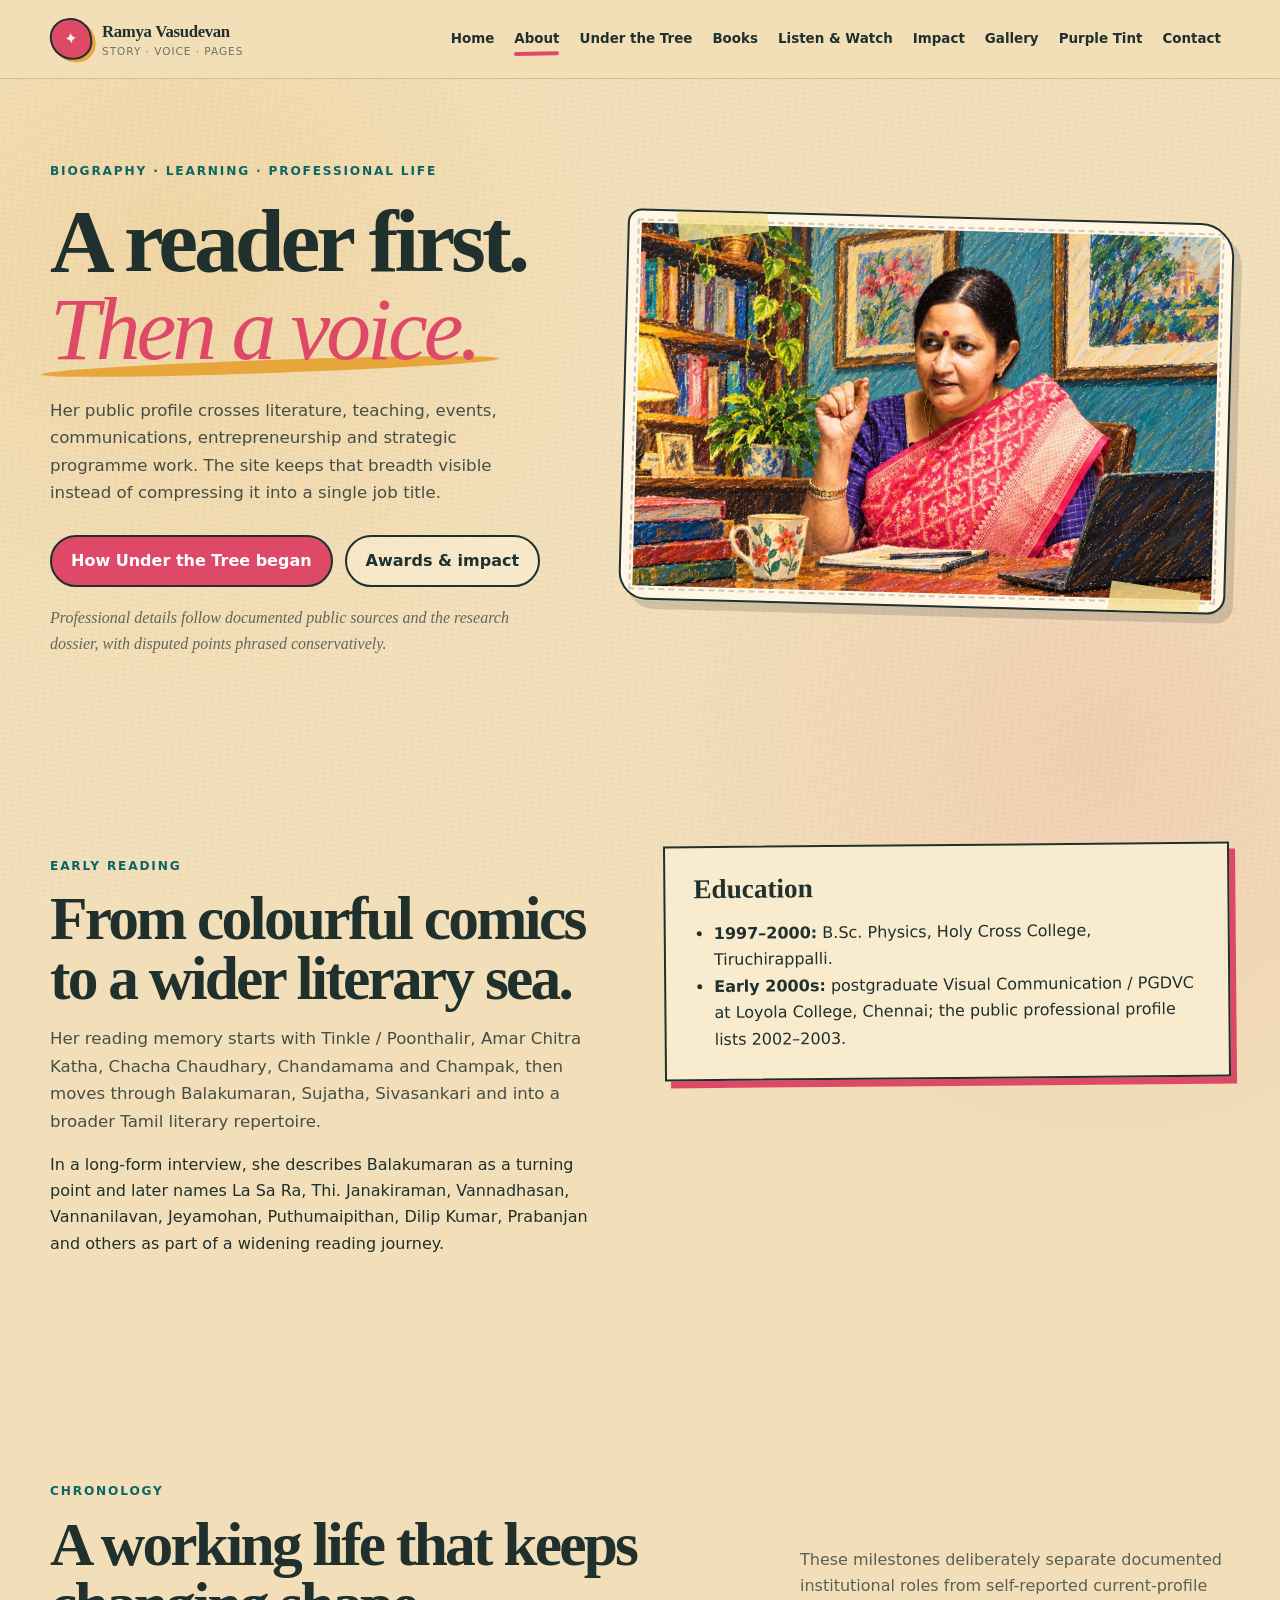
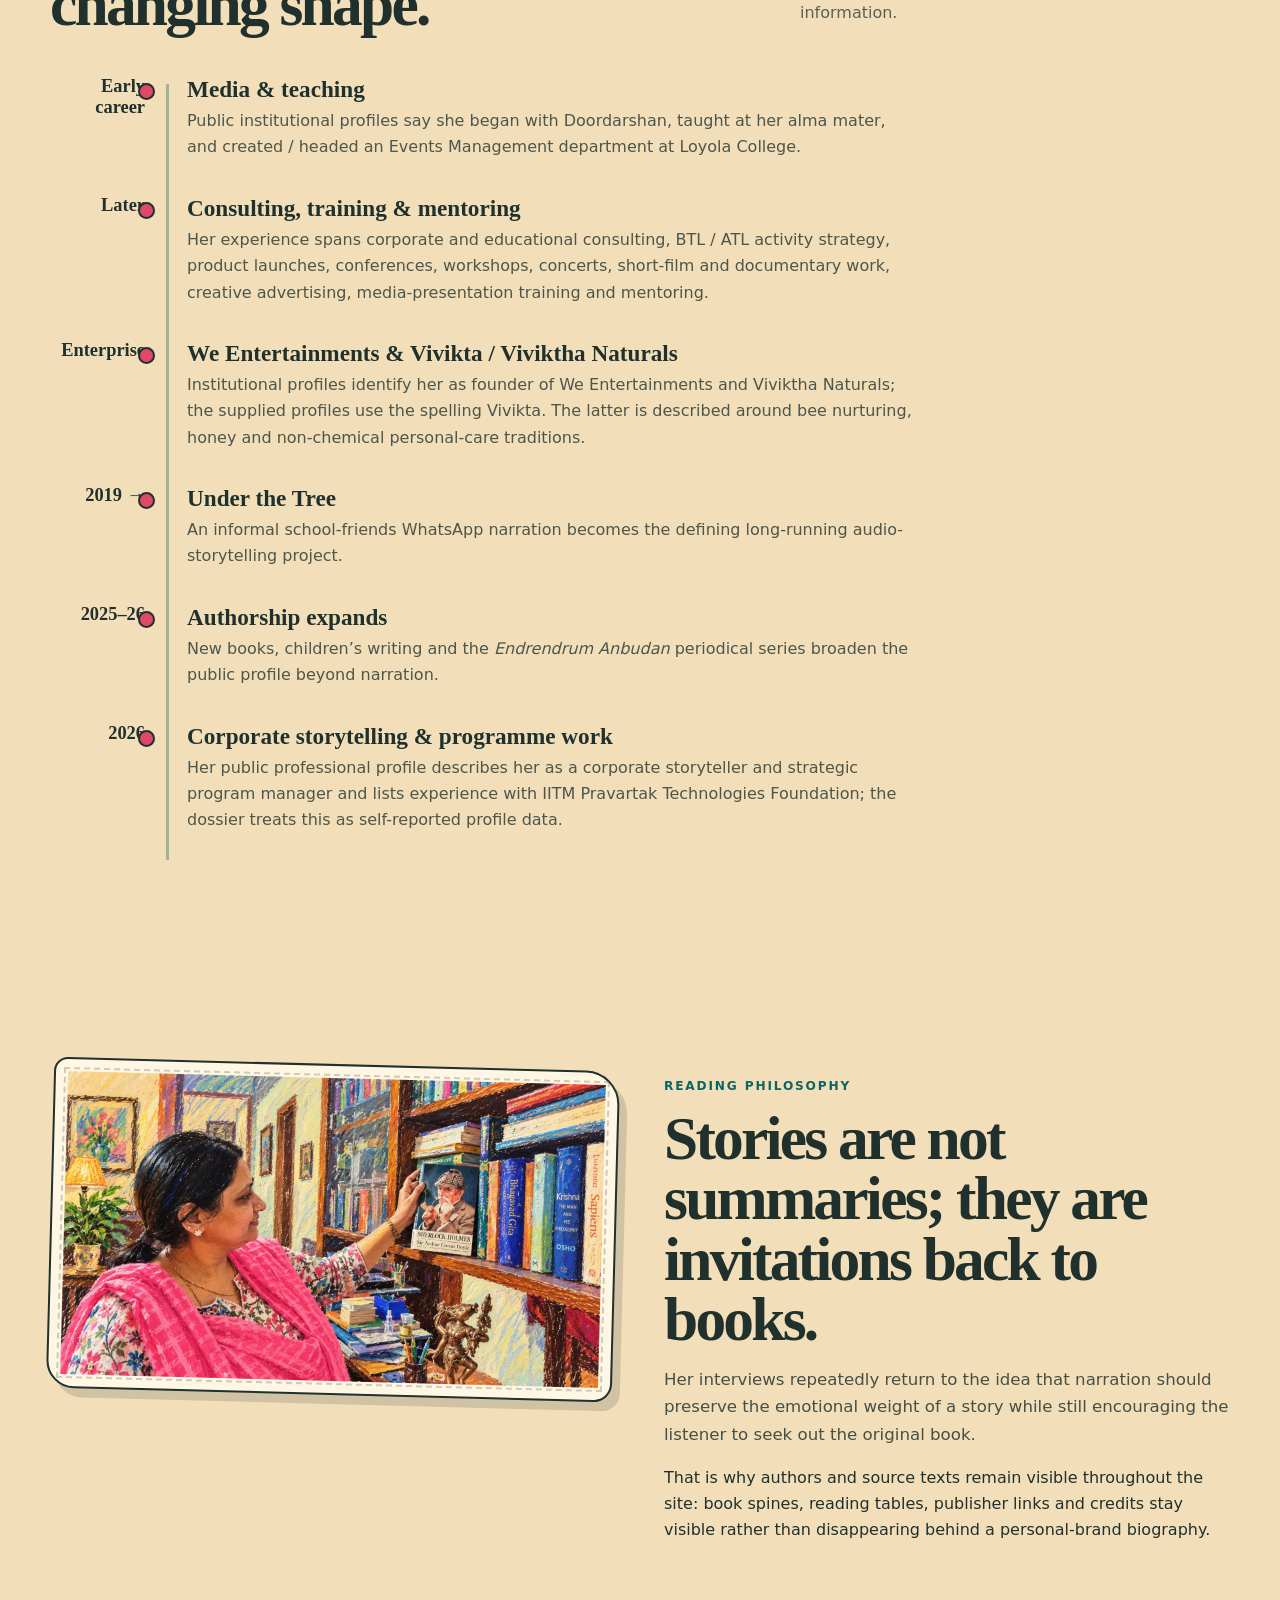
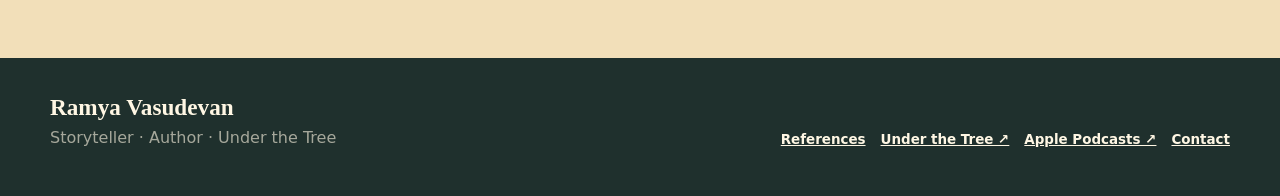
<file: about.html>
<!doctype html><html lang="en-IN"><head><meta charset="utf-8"><script>document.documentElement.classList.add('js')</script><meta name="viewport" content="width=device-width,initial-scale=1"><meta name="description" content="Biography, education and professional chronology of Ramya Vasudevan."><meta name="robots" content="index,follow"><meta name="theme-color" content="#f2dfb9"><title>About — Ramya Vasudevan</title><link rel="icon" href="assets/favicon.svg" type="image/svg+xml"><link rel="manifest" href="site.webmanifest"><link rel="stylesheet" href="assets/site.css"></head><body class=""><a class="skip-link" href="#main">Skip to content</a><header class="site-header"><div class="shell nav-wrap"><a class="brand" href="index.html"><span class="brand-mark">✦</span><span><strong>Ramya Vasudevan</strong><small>story · voice · pages</small></span></a><button class="nav-toggle" type="button" aria-expanded="false" aria-controls="site-nav"><span></span><span></span><span></span><span class="sr-only">Toggle navigation</span></button><nav class="site-nav" id="site-nav" aria-label="Main navigation"><a href="index.html" class="">Home</a><a href="about.html" class="active">About</a><a href="under-the-tree.html" class="">Under the Tree</a><a href="books.html" class="">Books</a><a href="media.html" class="">Listen & Watch</a><a href="impact.html" class="">Impact</a><a href="gallery.html" class="">Gallery</a><a href="purple-tint.html" class="">Purple Tint</a><a href="contact.html" class="">Contact</a></nav></div></header><main id="main"><section class="page-hero"><div class="shell hero-grid"><div class="reveal"><p class="eyebrow">Biography · learning · professional life</p><h1>A reader first. <em>Then a voice.</em></h1><p class="lede">Her public profile crosses literature, teaching, events, communications, entrepreneurship and strategic programme work. The site keeps that breadth visible instead of compressing it into a single job title.</p><div class="actions"><a class="button button-primary" href="under-the-tree.html">How Under the Tree began</a><a class="button" href="impact.html">Awards & impact</a></div><p class="micro-note">Professional details follow documented public sources and the research dossier, with disputed points phrased conservatively.</p></div><div class="reveal"><div class="paint-frame hero-image"><span class="tape a"></span><span class="tape b"></span><img src="assets/images/pastel-portrait-in-a-cozy-study.webp" alt="Painterly portrait of Ramya Vasudevan"></div></div></div></section><section class="section shell"><div class="split"><div><p class="section-kicker">Early reading</p><h2>From colourful comics to a wider literary sea.</h2><p class="lede">Her reading memory starts with Tinkle / Poonthalir, Amar Chitra Katha, Chacha Chaudhary, Chandamama and Champak, then moves through Balakumaran, Sujatha, Sivasankari and into a broader Tamil literary repertoire.</p><p>In a long-form interview, she describes Balakumaran as a turning point and later names La Sa Ra, Thi. Janakiraman, Vannadhasan, Vannanilavan, Jeyamohan, Puthumaipithan, Dilip Kumar, Prabanjan and others as part of a widening reading journey.</p></div><aside class="paper-note"><h3>Education</h3><ul><li><b>1997–2000:</b> B.Sc. Physics, Holy Cross College, Tiruchirappalli.</li><li><b>Early 2000s:</b> postgraduate Visual Communication / PGDVC at Loyola College, Chennai; the public professional profile lists 2002–2003.</li></ul></aside></div></section><section class="section shell"><div class="section-head"><div><p class="section-kicker">Chronology</p><h2>A working life that keeps changing shape.</h2></div><p>These milestones deliberately separate documented institutional roles from self-reported current-profile information.</p></div><div class="timeline"><div class="timeline-item"><time>Early career</time><div class="timeline-body"><h3>Media & teaching</h3><p>Public institutional profiles say she began with Doordarshan, taught at her alma mater, and created / headed an Events Management department at Loyola College.</p></div></div><div class="timeline-item"><time>Later</time><div class="timeline-body"><h3>Consulting, training & mentoring</h3><p>Her experience spans corporate and educational consulting, BTL / ATL activity strategy, product launches, conferences, workshops, concerts, short-film and documentary work, creative advertising, media-presentation training and mentoring.</p></div></div><div class="timeline-item"><time>Enterprise</time><div class="timeline-body"><h3>We Entertainments & Vivikta / Viviktha Naturals</h3><p>Institutional profiles identify her as founder of We Entertainments and Viviktha Naturals; the supplied profiles use the spelling Vivikta. The latter is described around bee nurturing, honey and non-chemical personal-care traditions.</p></div></div><div class="timeline-item"><time>2019 →</time><div class="timeline-body"><h3>Under the Tree</h3><p>An informal school-friends WhatsApp narration becomes the defining long-running audio-storytelling project.</p></div></div><div class="timeline-item"><time>2025–26</time><div class="timeline-body"><h3>Authorship expands</h3><p>New books, children’s writing and the <i>Endrendrum Anbudan</i> periodical series broaden the public profile beyond narration.</p></div></div><div class="timeline-item"><time>2026</time><div class="timeline-body"><h3>Corporate storytelling & programme work</h3><p>Her public professional profile describes her as a corporate storyteller and strategic program manager and lists experience with IITM Pravartak Technologies Foundation; the dossier treats this as self-reported profile data.</p></div></div></div></section><section class="section shell"><div class="split"><div class="paint-frame"><img src="assets/images/pastel-study-with-sherlock-holmes.webp" alt="Painterly reading-room image"></div><div><p class="section-kicker">Reading philosophy</p><h2>Stories are not summaries; they are invitations back to books.</h2><p class="lede">Her interviews repeatedly return to the idea that narration should preserve the emotional weight of a story while still encouraging the listener to seek out the original book.</p><p>That is why authors and source texts remain visible throughout the site: book spines, reading tables, publisher links and credits stay visible rather than disappearing behind a personal-brand biography.</p></div></div></section></main><footer class="site-footer"><div class="shell footer-grid"><div><strong>Ramya Vasudevan</strong><p>Storyteller · Author · Under the Tree</p></div><div class="footer-links"><a href="sources.html">References</a><a href="https://underthetree.me/" target="_blank" rel="noopener noreferrer">Under the Tree ↗</a><a href="https://podcasts.apple.com/in/podcast/tamil-short-stories-under-the-tree/id1528099254" target="_blank" rel="noopener noreferrer">Apple Podcasts ↗</a><a href="contact.html">Contact</a></div></div></footer><script src="assets/site.js"></script></body></html>
</file>
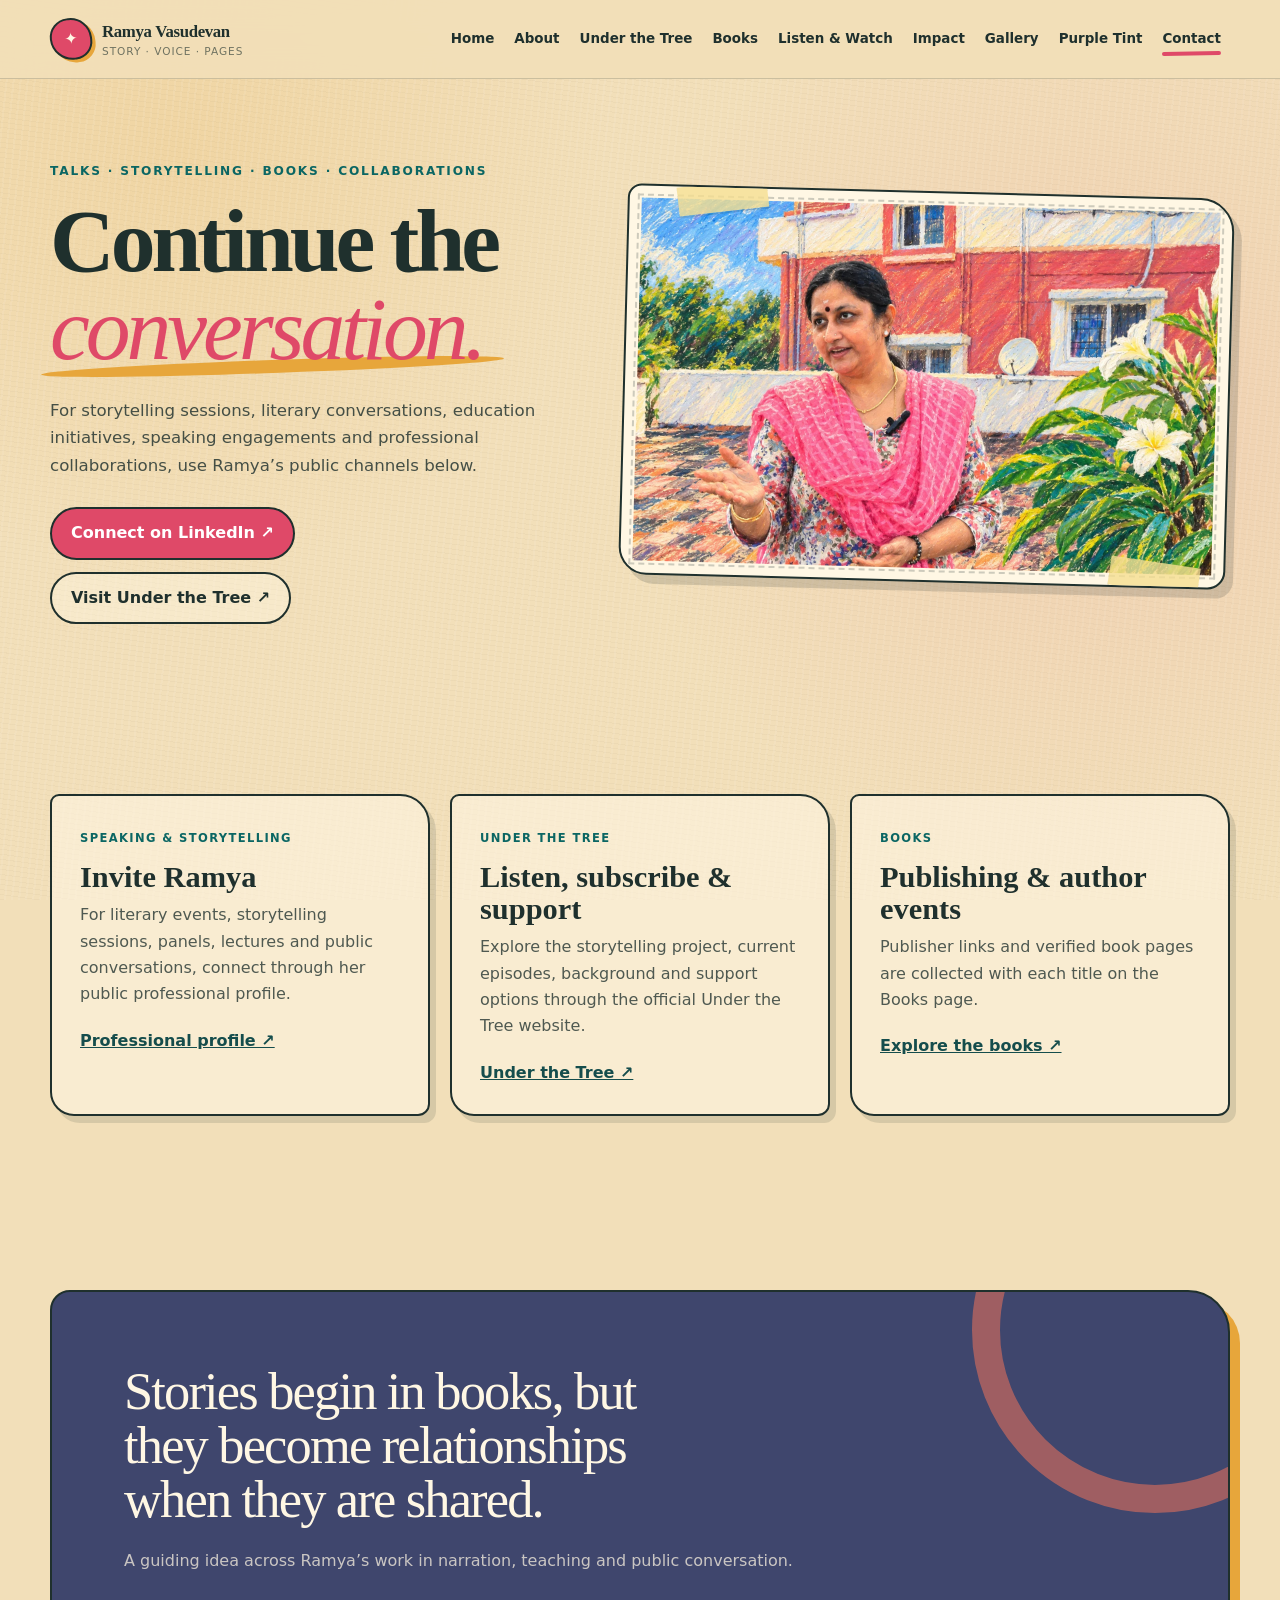
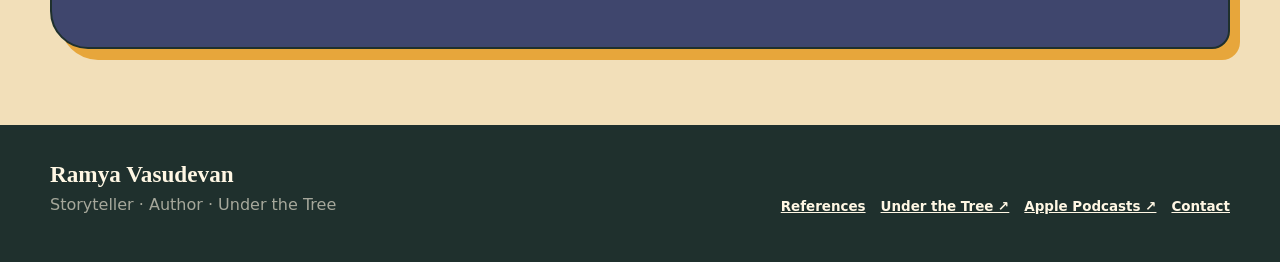
<file: contact.html>
<!doctype html><html lang="en-IN"><head><meta charset="utf-8"><script>document.documentElement.classList.add('js')</script><meta name="viewport" content="width=device-width,initial-scale=1"><meta name="description" content="Public contact and collaboration routes for storyteller and author Ramya Vasudevan."><meta name="robots" content="index,follow"><meta name="theme-color" content="#f2dfb9"><title>Contact — Ramya Vasudevan</title><link rel="icon" href="assets/favicon.svg" type="image/svg+xml"><link rel="manifest" href="site.webmanifest"><link rel="stylesheet" href="assets/site.css"></head><body><a class="skip-link" href="#main">Skip to content</a><header class="site-header"><div class="shell nav-wrap"><a class="brand" href="index.html"><span class="brand-mark">✦</span><span><strong>Ramya Vasudevan</strong><small>story · voice · pages</small></span></a><button class="nav-toggle" type="button" aria-expanded="false" aria-controls="site-nav"><span></span><span></span><span></span><span class="sr-only">Toggle navigation</span></button><nav class="site-nav" id="site-nav" aria-label="Main navigation"><a href="index.html">Home</a><a href="about.html">About</a><a href="under-the-tree.html">Under the Tree</a><a href="books.html">Books</a><a href="media.html">Listen & Watch</a><a href="impact.html">Impact</a><a href="gallery.html">Gallery</a><a href="purple-tint.html">Purple Tint</a><a href="contact.html" class="active" aria-current="page">Contact</a></nav></div></header><main id="main"><section class="page-hero"><div class="shell hero-grid"><div class="reveal"><p class="eyebrow">Talks · storytelling · books · collaborations</p><h1>Continue the <em>conversation.</em></h1><p class="lede">For storytelling sessions, literary conversations, education initiatives, speaking engagements and professional collaborations, use Ramya’s public channels below.</p><div class="actions"><a class="button button-primary" href="https://in.linkedin.com/in/ramya-vasudevan-52604066" target="_blank" rel="noopener noreferrer">Connect on LinkedIn ↗</a><a class="button" href="https://underthetree.me/" target="_blank" rel="noopener noreferrer">Visit Under the Tree ↗</a></div></div><div class="reveal"><div class="paint-frame hero-image"><span class="tape a"></span><span class="tape b"></span><img src="assets/images/pastel-rooftop-conversation-beside-frangipani.webp" alt="Painterly conversation scene"></div></div></div></section><section class="section shell"><div class="card-grid"><article class="card"><span class="tag">Speaking & storytelling</span><h3>Invite Ramya</h3><p>For literary events, storytelling sessions, panels, lectures and public conversations, connect through her public professional profile.</p><a class="arrow" href="https://in.linkedin.com/in/ramya-vasudevan-52604066" target="_blank" rel="noopener noreferrer">Professional profile ↗</a></article><article class="card"><span class="tag">Under the Tree</span><h3>Listen, subscribe & support</h3><p>Explore the storytelling project, current episodes, background and support options through the official Under the Tree website.</p><a class="arrow" href="https://underthetree.me/" target="_blank" rel="noopener noreferrer">Under the Tree ↗</a></article><article class="card"><span class="tag">Books</span><h3>Publishing & author events</h3><p>Publisher links and verified book pages are collected with each title on the Books page.</p><a class="arrow" href="books.html">Explore the books ↗</a></article></div></section><section class="quote-band"><div class="shell quote-card"><blockquote>Stories begin in books, but they become relationships when they are shared.</blockquote><cite>A guiding idea across Ramya’s work in narration, teaching and public conversation.</cite></div></section></main><footer class="site-footer"><div class="shell footer-grid"><div><strong>Ramya Vasudevan</strong><p>Storyteller · Author · Under the Tree</p></div><div class="footer-links"><a href="sources.html">References</a><a href="https://underthetree.me/" target="_blank" rel="noopener noreferrer">Under the Tree ↗</a><a href="https://podcasts.apple.com/in/podcast/tamil-short-stories-under-the-tree/id1528099254" target="_blank" rel="noopener noreferrer">Apple Podcasts ↗</a><a href="contact.html">Contact</a></div></div></footer><script src="assets/site.js"></script></body></html>
</file>
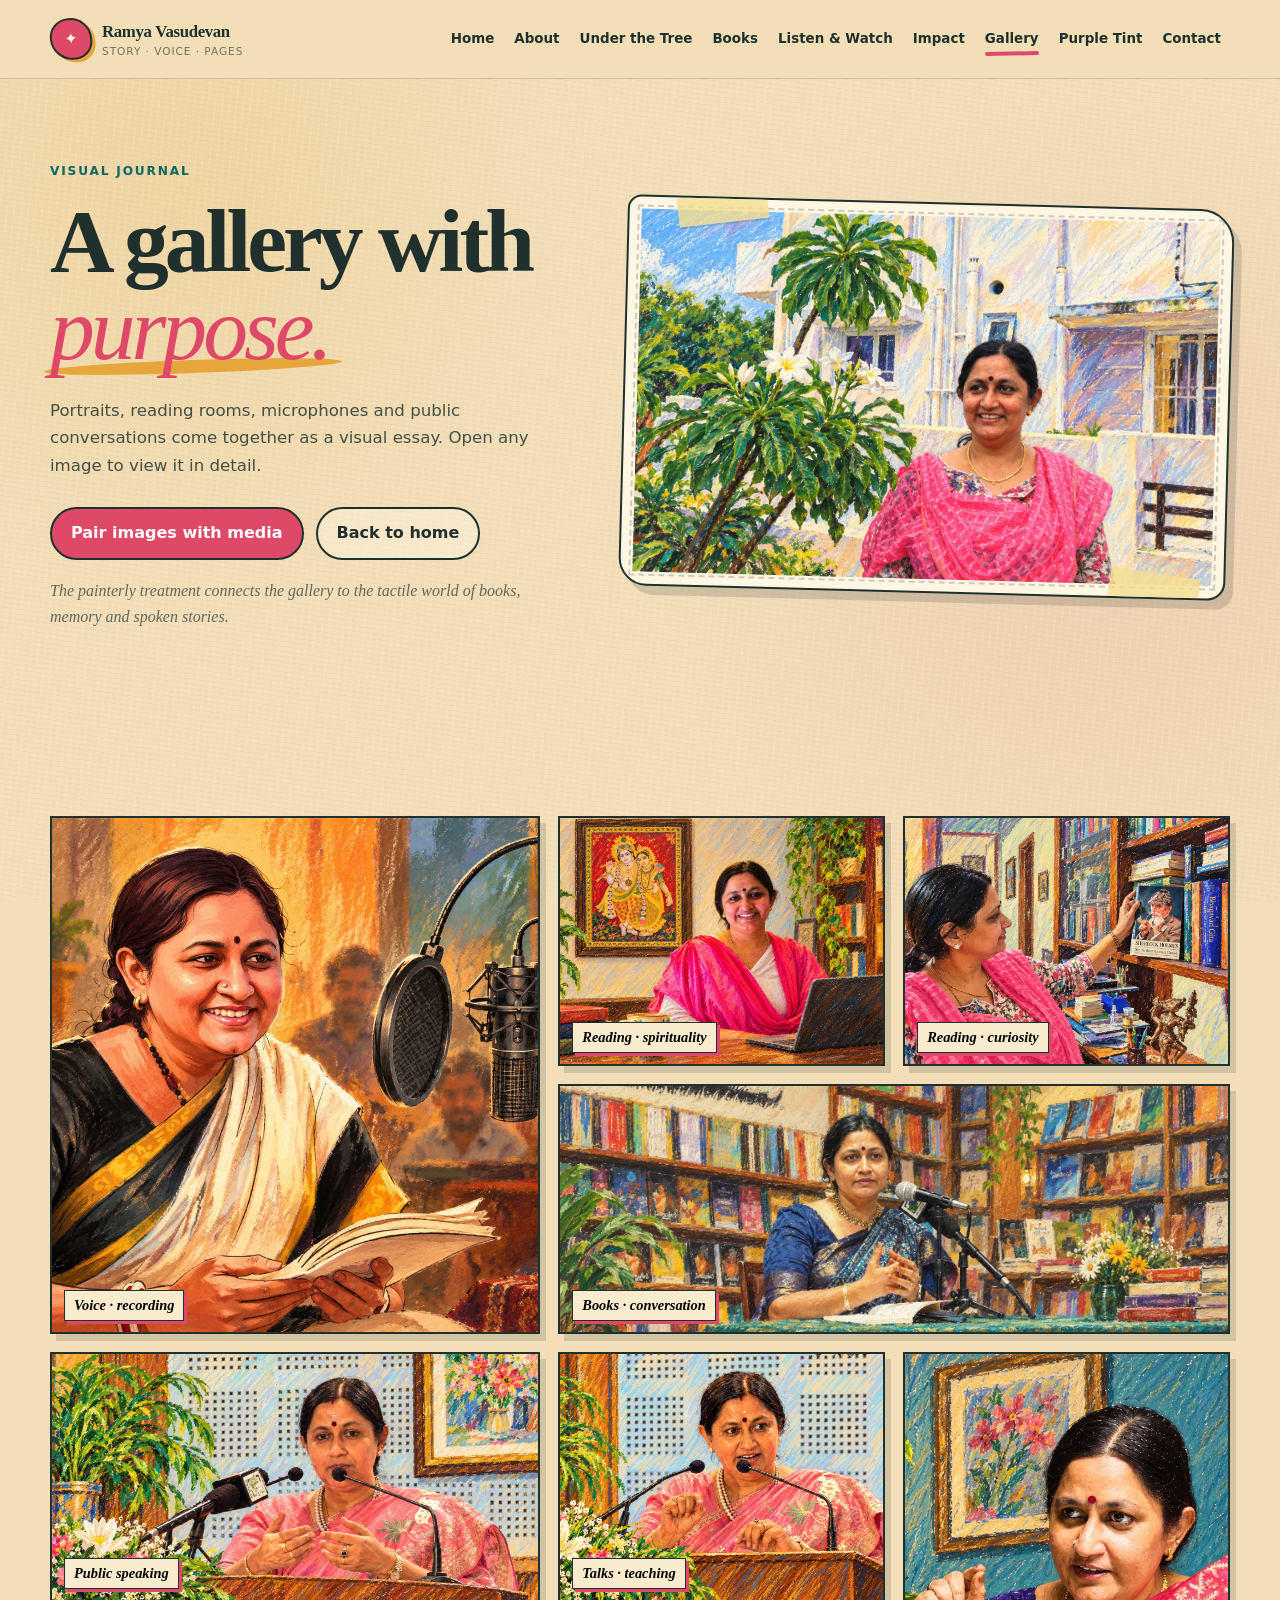
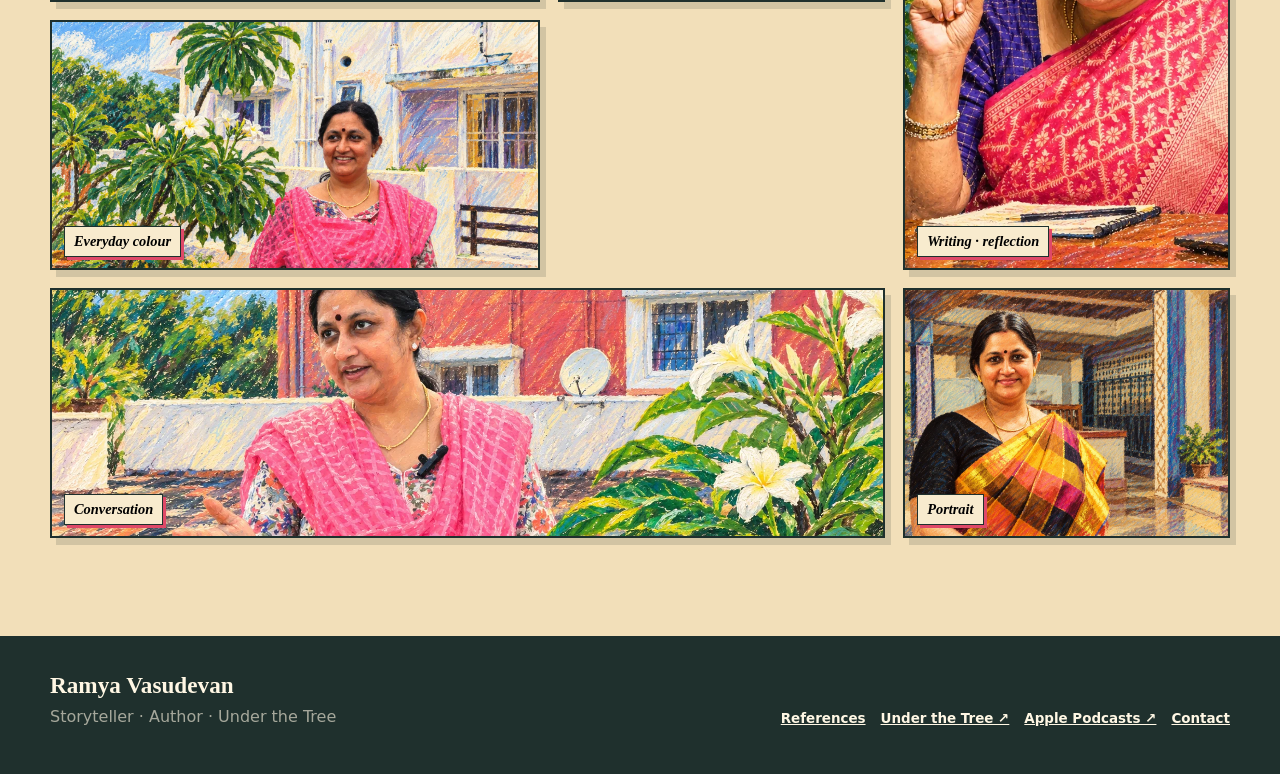
<file: gallery.html>
<!doctype html><html lang="en-IN"><head><meta charset="utf-8"><script>document.documentElement.classList.add('js')</script><meta name="viewport" content="width=device-width,initial-scale=1"><meta name="description" content="A painterly visual journal of Ramya Vasudevan’s storytelling, reading, books, talks and creative life."><meta name="robots" content="index,follow"><meta name="theme-color" content="#f2dfb9"><title>Gallery — Ramya Vasudevan</title><link rel="icon" href="assets/favicon.svg" type="image/svg+xml"><link rel="manifest" href="site.webmanifest"><link rel="stylesheet" href="assets/site.css"></head><body class=""><a class="skip-link" href="#main">Skip to content</a><header class="site-header"><div class="shell nav-wrap"><a class="brand" href="index.html"><span class="brand-mark">✦</span><span><strong>Ramya Vasudevan</strong><small>story · voice · pages</small></span></a><button class="nav-toggle" type="button" aria-expanded="false" aria-controls="site-nav"><span></span><span></span><span></span><span class="sr-only">Toggle navigation</span></button><nav class="site-nav" id="site-nav" aria-label="Main navigation"><a href="index.html" class="">Home</a><a href="about.html" class="">About</a><a href="under-the-tree.html" class="">Under the Tree</a><a href="books.html" class="">Books</a><a href="media.html" class="">Listen & Watch</a><a href="impact.html" class="">Impact</a><a href="gallery.html" class="active">Gallery</a><a href="purple-tint.html" class="">Purple Tint</a><a href="contact.html" class="">Contact</a></nav></div></header><main id="main"><section class="page-hero"><div class="shell hero-grid"><div class="reveal"><p class="eyebrow">Visual journal</p><h1>A gallery with <em>purpose.</em></h1><p class="lede">Portraits, reading rooms, microphones and public conversations come together as a visual essay. Open any image to view it in detail.</p><div class="actions"><a class="button button-primary" href="media.html">Pair images with media</a><a class="button" href="index.html">Back to home</a></div><p class="micro-note">The painterly treatment connects the gallery to the tactile world of books, memory and spoken stories.</p></div><div class="reveal"><div class="paint-frame hero-image"><span class="tape a"></span><span class="tape b"></span><img src="assets/images/pastel-garden-portrait-with-plumeria.webp" alt="Painterly portrait of Ramya Vasudevan"></div></div></div></section><section class="section shell"><div class="gallery-grid"><button class="gallery-item tall" data-lightbox data-full="assets/images/pastel-storyteller-at-the-studio-microphone.webp" data-caption="Studio microphone"><img src="assets/images/pastel-storyteller-at-the-studio-microphone.webp" alt="Studio microphone"><span>Voice · recording</span></button><button class="gallery-item" data-lightbox data-full="assets/images/cozy-pastel-study-with-radha-krishna-art.webp" data-caption="Study with Radha–Krishna art"><img src="assets/images/cozy-pastel-study-with-radha-krishna-art.webp" alt="Study with Radha–Krishna art"><span>Reading · spirituality</span></button><button class="gallery-item" data-lightbox data-full="assets/images/pastel-study-with-sherlock-holmes.webp" data-caption="Study with Sherlock Holmes"><img src="assets/images/pastel-study-with-sherlock-holmes.webp" alt="Study with Sherlock Holmes"><span>Reading · curiosity</span></button><button class="gallery-item wide" data-lightbox data-full="assets/images/pastel-bookstore-author-talk.webp" data-caption="Bookstore author talk"><img src="assets/images/pastel-bookstore-author-talk.webp" alt="Bookstore author talk"><span>Books · conversation</span></button><button class="gallery-item" data-lightbox data-full="assets/images/oil-pastel-speech-at-the-podium.webp" data-caption="Speech at the podium"><img src="assets/images/oil-pastel-speech-at-the-podium.webp" alt="Speech at the podium"><span>Public speaking</span></button><button class="gallery-item" data-lightbox data-full="assets/images/pastel-lecture-at-the-podium.webp" data-caption="Lecture at the podium"><img src="assets/images/pastel-lecture-at-the-podium.webp" alt="Lecture at the podium"><span>Talks · teaching</span></button><button class="gallery-item tall" data-lightbox data-full="assets/images/pastel-portrait-in-a-cozy-study.webp" data-caption="Portrait in a cozy study"><img src="assets/images/pastel-portrait-in-a-cozy-study.webp" alt="Portrait in a cozy study"><span>Writing · reflection</span></button><button class="gallery-item" data-lightbox data-full="assets/images/pastel-garden-portrait-with-plumeria.webp" data-caption="Garden portrait with plumeria"><img src="assets/images/pastel-garden-portrait-with-plumeria.webp" alt="Garden portrait with plumeria"><span>Everyday colour</span></button><button class="gallery-item wide" data-lightbox data-full="assets/images/pastel-rooftop-conversation-beside-frangipani.webp" data-caption="Rooftop conversation beside frangipani"><img src="assets/images/pastel-rooftop-conversation-beside-frangipani.webp" alt="Rooftop conversation beside frangipani"><span>Conversation</span></button><button class="gallery-item" data-lightbox data-full="assets/images/pastel-saree-portrait-in-a-verandah.webp" data-caption="Saree portrait in a verandah"><img src="assets/images/pastel-saree-portrait-in-a-verandah.webp" alt="Saree portrait in a verandah"><span>Portrait</span></button></div></section><dialog class="lightbox" id="lightbox"><button class="lightbox-close" aria-label="Close">×</button><figure><img id="lightbox-img" alt=""><figcaption id="lightbox-caption"></figcaption></figure></dialog></main><footer class="site-footer"><div class="shell footer-grid"><div><strong>Ramya Vasudevan</strong><p>Storyteller · Author · Under the Tree</p></div><div class="footer-links"><a href="sources.html">References</a><a href="https://underthetree.me/" target="_blank" rel="noopener noreferrer">Under the Tree ↗</a><a href="https://podcasts.apple.com/in/podcast/tamil-short-stories-under-the-tree/id1528099254" target="_blank" rel="noopener noreferrer">Apple Podcasts ↗</a><a href="contact.html">Contact</a></div></div></footer><script src="assets/site.js"></script></body></html>
</file>
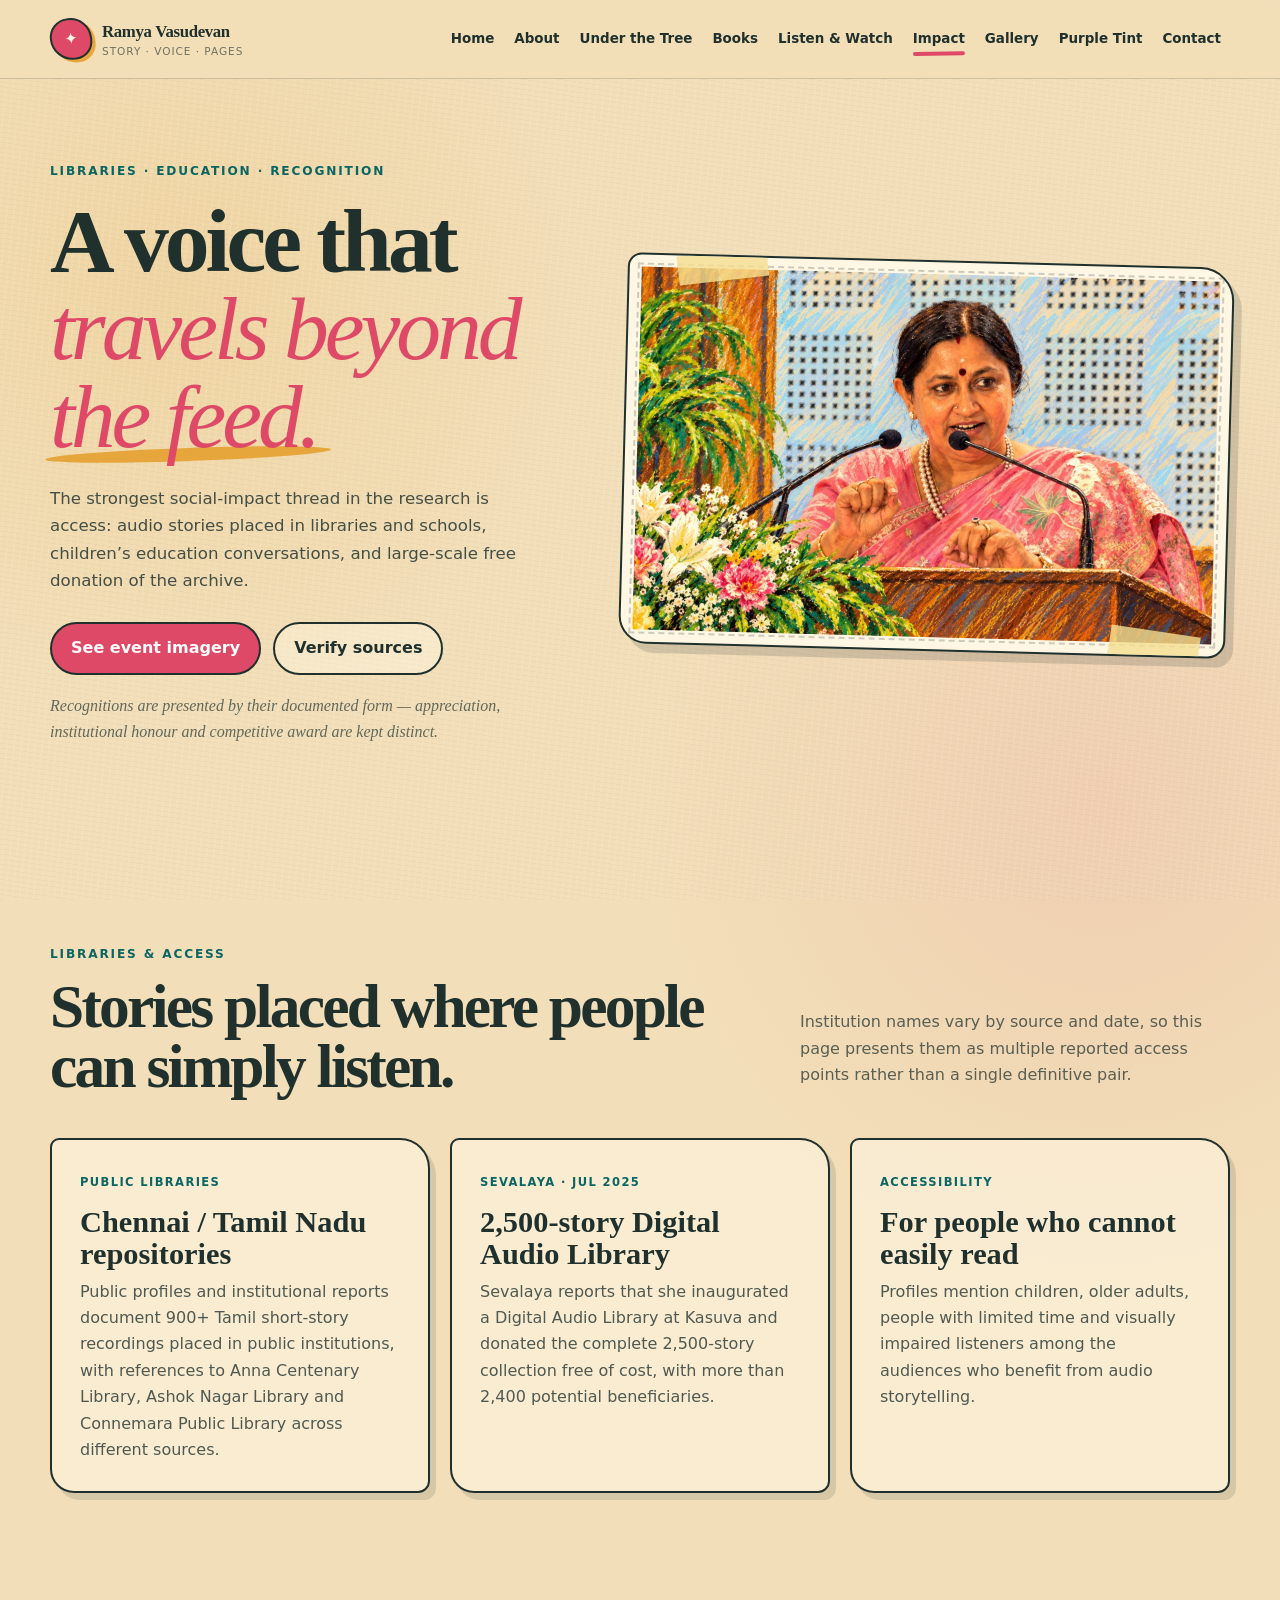
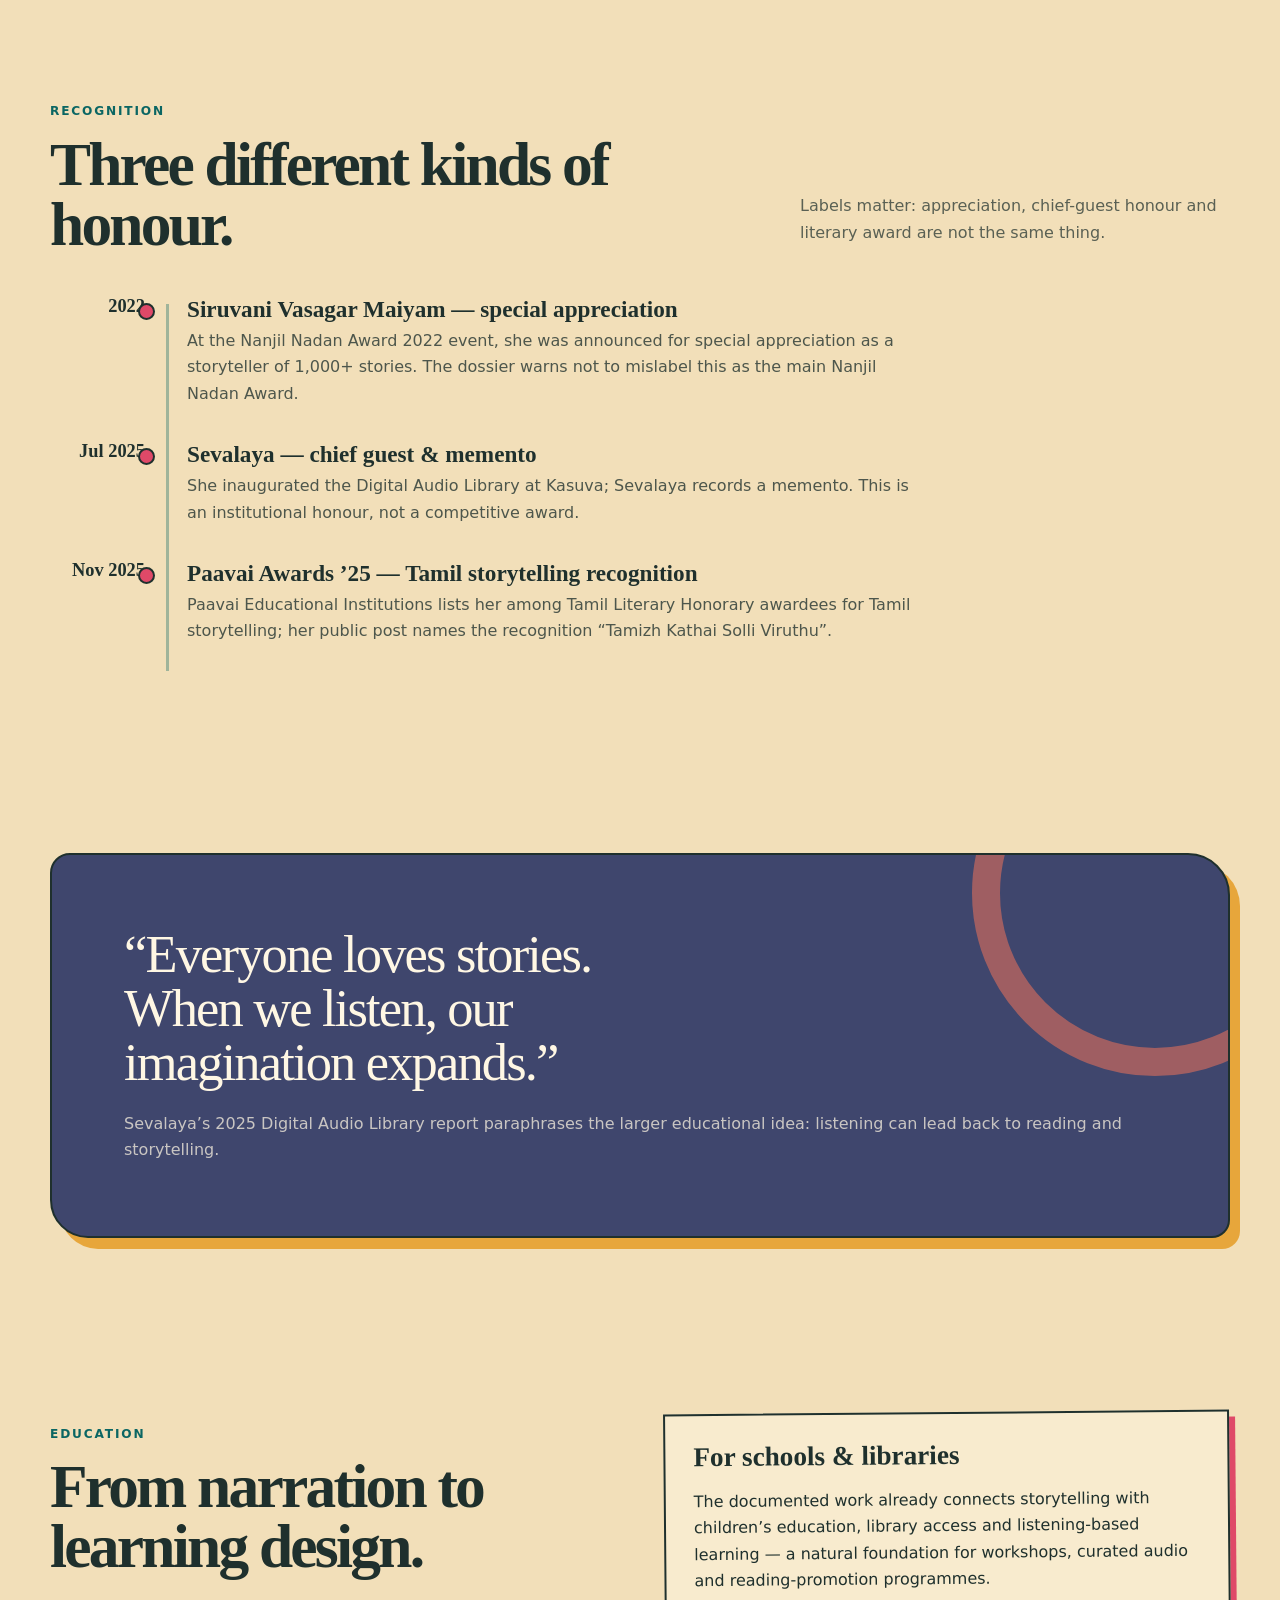
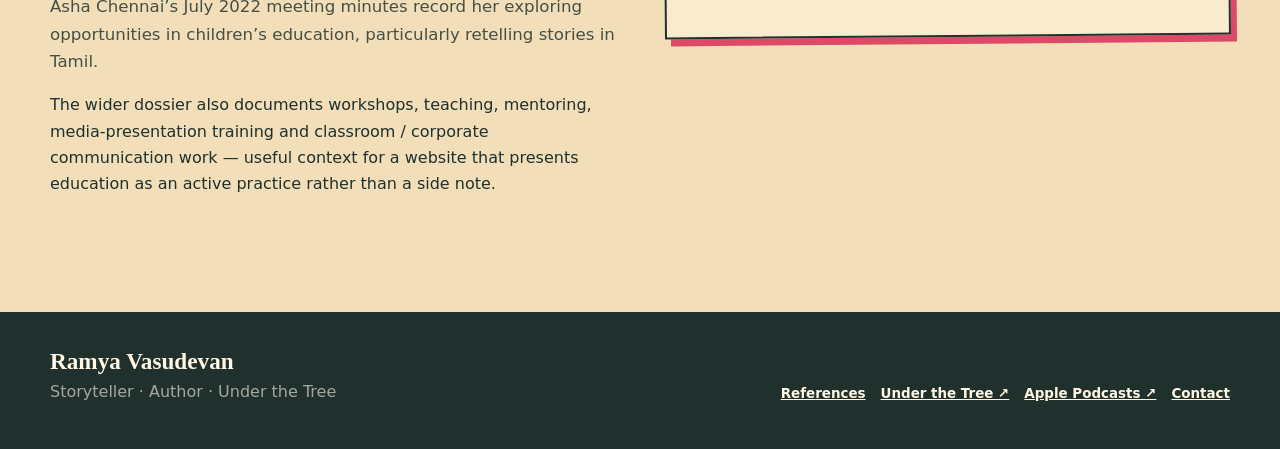
<file: impact.html>
<!doctype html><html lang="en-IN"><head><meta charset="utf-8"><script>document.documentElement.classList.add('js')</script><meta name="viewport" content="width=device-width,initial-scale=1"><meta name="description" content="Libraries, education, social impact and awards connected to Ramya Vasudevan."><meta name="robots" content="index,follow"><meta name="theme-color" content="#f2dfb9"><title>Impact & Recognition — Ramya Vasudevan</title><link rel="icon" href="assets/favicon.svg" type="image/svg+xml"><link rel="manifest" href="site.webmanifest"><link rel="stylesheet" href="assets/site.css"></head><body class=""><a class="skip-link" href="#main">Skip to content</a><header class="site-header"><div class="shell nav-wrap"><a class="brand" href="index.html"><span class="brand-mark">✦</span><span><strong>Ramya Vasudevan</strong><small>story · voice · pages</small></span></a><button class="nav-toggle" type="button" aria-expanded="false" aria-controls="site-nav"><span></span><span></span><span></span><span class="sr-only">Toggle navigation</span></button><nav class="site-nav" id="site-nav" aria-label="Main navigation"><a href="index.html" class="">Home</a><a href="about.html" class="">About</a><a href="under-the-tree.html" class="">Under the Tree</a><a href="books.html" class="">Books</a><a href="media.html" class="">Listen & Watch</a><a href="impact.html" class="active">Impact</a><a href="gallery.html" class="">Gallery</a><a href="purple-tint.html" class="">Purple Tint</a><a href="contact.html" class="">Contact</a></nav></div></header><main id="main"><section class="page-hero"><div class="shell hero-grid"><div class="reveal"><p class="eyebrow">Libraries · education · recognition</p><h1>A voice that <em>travels beyond the feed.</em></h1><p class="lede">The strongest social-impact thread in the research is access: audio stories placed in libraries and schools, children’s education conversations, and large-scale free donation of the archive.</p><div class="actions"><a class="button button-primary" href="gallery.html">See event imagery</a><a class="button" href="sources.html">Verify sources</a></div><p class="micro-note">Recognitions are presented by their documented form — appreciation, institutional honour and competitive award are kept distinct.</p></div><div class="reveal"><div class="paint-frame hero-image"><span class="tape a"></span><span class="tape b"></span><img src="assets/images/pastel-lecture-at-the-podium.webp" alt="Painterly portrait of Ramya Vasudevan"></div></div></div></section><section class="section shell"><div class="section-head"><div><p class="section-kicker">Libraries & access</p><h2>Stories placed where people can simply listen.</h2></div><p>Institution names vary by source and date, so this page presents them as multiple reported access points rather than a single definitive pair.</p></div><div class="card-grid"><article class="card"><span class="tag">Public libraries</span><h3>Chennai / Tamil Nadu repositories</h3><p>Public profiles and institutional reports document 900+ Tamil short-story recordings placed in public institutions, with references to Anna Centenary Library, Ashok Nagar Library and Connemara Public Library across different sources.</p></article><article class="card"><span class="tag">Sevalaya · Jul 2025</span><h3>2,500-story Digital Audio Library</h3><p>Sevalaya reports that she inaugurated a Digital Audio Library at Kasuva and donated the complete 2,500-story collection free of cost, with more than 2,400 potential beneficiaries.</p></article><article class="card"><span class="tag">Accessibility</span><h3>For people who cannot easily read</h3><p>Profiles mention children, older adults, people with limited time and visually impaired listeners among the audiences who benefit from audio storytelling.</p></article></div></section><section class="section shell"><div class="section-head"><div><p class="section-kicker">Recognition</p><h2>Three different kinds of honour.</h2></div><p>Labels matter: appreciation, chief-guest honour and literary award are not the same thing.</p></div><div class="timeline"><div class="timeline-item"><time>2022</time><div class="timeline-body"><h3>Siruvani Vasagar Maiyam — special appreciation</h3><p>At the Nanjil Nadan Award 2022 event, she was announced for special appreciation as a storyteller of 1,000+ stories. The dossier warns not to mislabel this as the main Nanjil Nadan Award.</p></div></div><div class="timeline-item"><time>Jul 2025</time><div class="timeline-body"><h3>Sevalaya — chief guest & memento</h3><p>She inaugurated the Digital Audio Library at Kasuva; Sevalaya records a memento. This is an institutional honour, not a competitive award.</p></div></div><div class="timeline-item"><time>Nov 2025</time><div class="timeline-body"><h3>Paavai Awards ’25 — Tamil storytelling recognition</h3><p>Paavai Educational Institutions lists her among Tamil Literary Honorary awardees for Tamil storytelling; her public post names the recognition “Tamizh Kathai Solli Viruthu”.</p></div></div></div></section><section class="quote-band"><div class="shell quote-card"><blockquote>“Everyone loves stories. When we listen, our imagination expands.”</blockquote><cite>Sevalaya’s 2025 Digital Audio Library report paraphrases the larger educational idea: listening can lead back to reading and storytelling.</cite></div></section><section class="section shell"><div class="split"><div><p class="section-kicker">Education</p><h2>From narration to learning design.</h2><p class="lede">Asha Chennai’s July 2022 meeting minutes record her exploring opportunities in children’s education, particularly retelling stories in Tamil.</p><p>The wider dossier also documents workshops, teaching, mentoring, media-presentation training and classroom / corporate communication work — useful context for a website that presents education as an active practice rather than a side note.</p></div><aside class="paper-note"><h3>For schools & libraries</h3><p>The documented work already connects storytelling with children’s education, library access and listening-based learning — a natural foundation for workshops, curated audio and reading-promotion programmes.</p></aside></div></section></main><footer class="site-footer"><div class="shell footer-grid"><div><strong>Ramya Vasudevan</strong><p>Storyteller · Author · Under the Tree</p></div><div class="footer-links"><a href="sources.html">References</a><a href="https://underthetree.me/" target="_blank" rel="noopener noreferrer">Under the Tree ↗</a><a href="https://podcasts.apple.com/in/podcast/tamil-short-stories-under-the-tree/id1528099254" target="_blank" rel="noopener noreferrer">Apple Podcasts ↗</a><a href="contact.html">Contact</a></div></div></footer><script src="assets/site.js"></script></body></html>
</file>
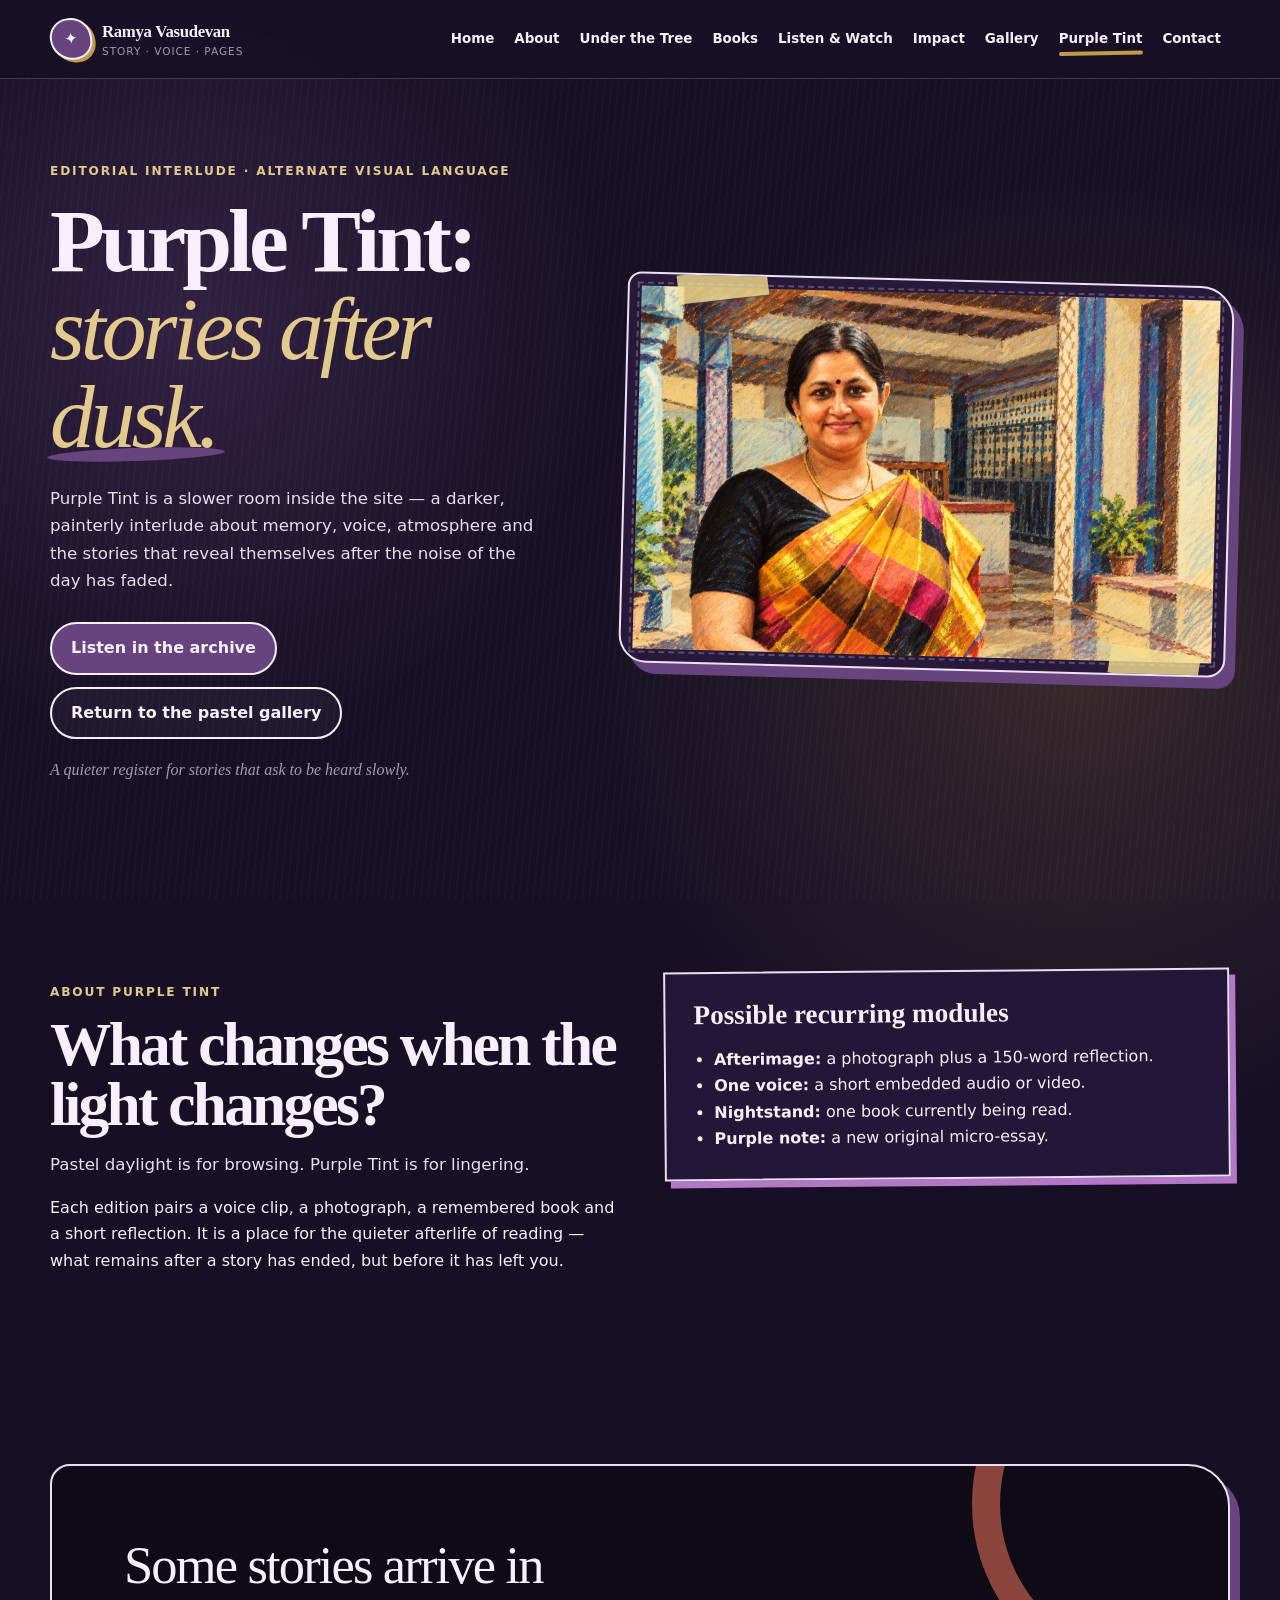
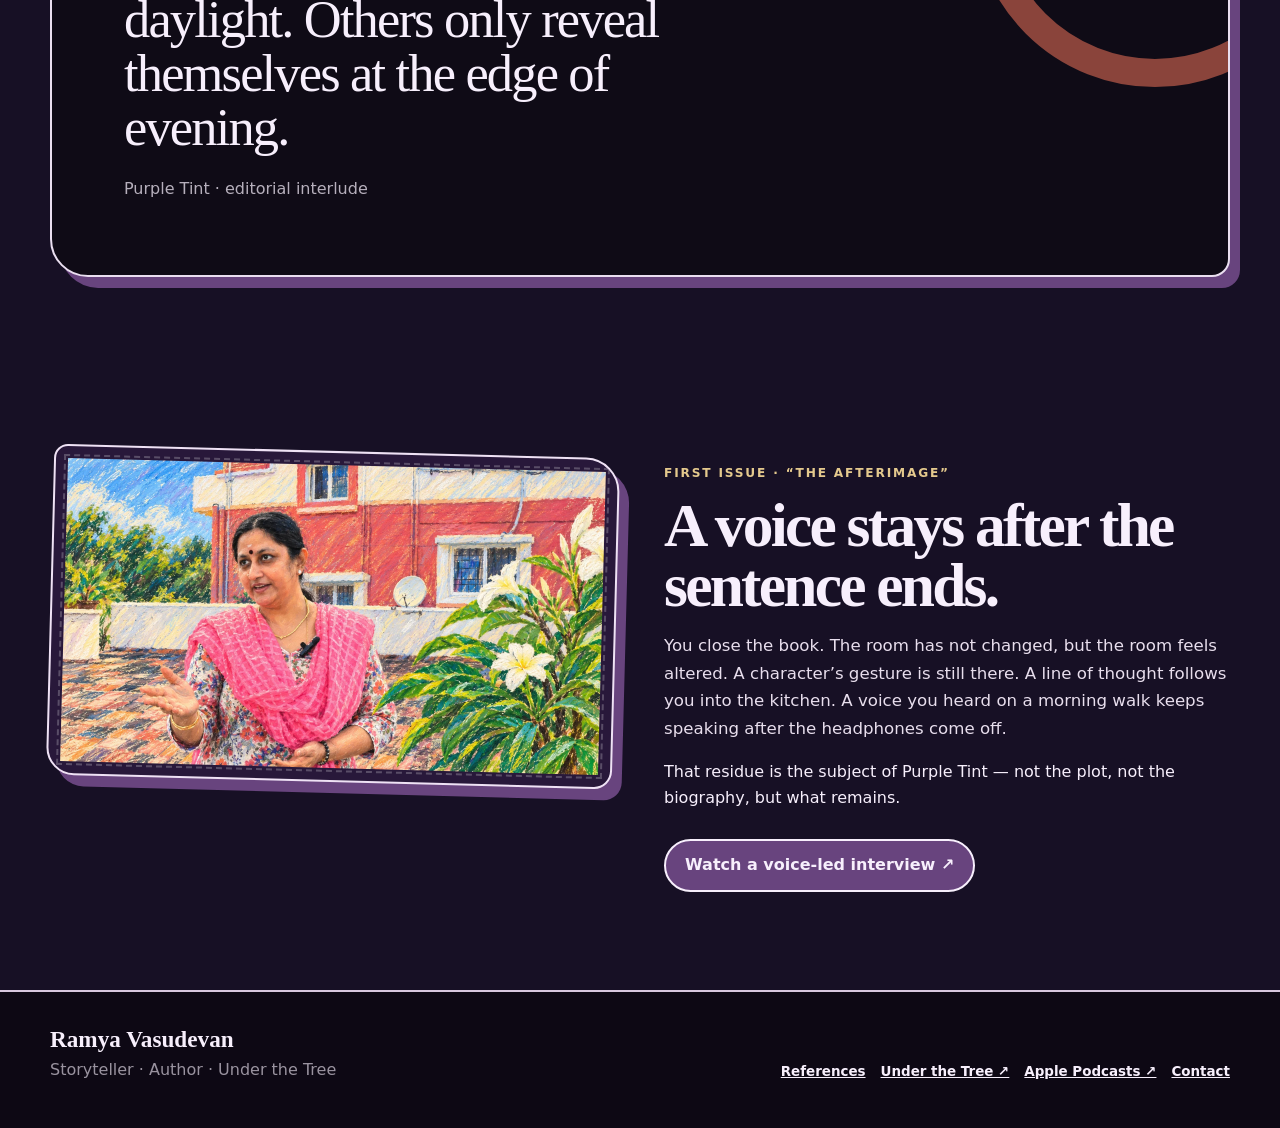
<file: purple-tint.html>
<!doctype html><html lang="en-IN"><head><meta charset="utf-8"><script>document.documentElement.classList.add('js')</script><meta name="viewport" content="width=device-width,initial-scale=1"><meta name="description" content="Purple Tint — an atmospheric editorial interlude on memory, silence, voice and stories after dusk."><meta name="robots" content="index,follow"><meta name="theme-color" content="#171025"><title>Purple Tint — Ramya Vasudevan</title><link rel="icon" href="assets/favicon.svg" type="image/svg+xml"><link rel="manifest" href="site.webmanifest"><link rel="stylesheet" href="assets/site.css"></head><body class="purple"><a class="skip-link" href="#main">Skip to content</a><header class="site-header"><div class="shell nav-wrap"><a class="brand" href="index.html"><span class="brand-mark">✦</span><span><strong>Ramya Vasudevan</strong><small>story · voice · pages</small></span></a><button class="nav-toggle" type="button" aria-expanded="false" aria-controls="site-nav"><span></span><span></span><span></span><span class="sr-only">Toggle navigation</span></button><nav class="site-nav" id="site-nav" aria-label="Main navigation"><a href="index.html" class="">Home</a><a href="about.html" class="">About</a><a href="under-the-tree.html" class="">Under the Tree</a><a href="books.html" class="">Books</a><a href="media.html" class="">Listen & Watch</a><a href="impact.html" class="">Impact</a><a href="gallery.html" class="">Gallery</a><a href="purple-tint.html" class="active">Purple Tint</a><a href="contact.html" class="">Contact</a></nav></div></header><main id="main"><section class="page-hero"><div class="shell hero-grid"><div class="reveal"><p class="eyebrow">Editorial interlude · alternate visual language</p><h1>Purple Tint: <em>stories after dusk.</em></h1><p class="lede">Purple Tint is a slower room inside the site — a darker, painterly interlude about memory, voice, atmosphere and the stories that reveal themselves after the noise of the day has faded.</p><div class="actions"><a class="button button-primary" href="media.html">Listen in the archive</a><a class="button" href="gallery.html">Return to the pastel gallery</a></div><p class="micro-note">A quieter register for stories that ask to be heard slowly.</p></div><div class="reveal"><div class="paint-frame hero-image"><span class="tape a"></span><span class="tape b"></span><img src="assets/images/pastel-saree-portrait-in-a-verandah.webp" alt="Painterly portrait of Ramya Vasudevan"></div></div></div></section><section class="section shell"><div class="split"><div><p class="section-kicker">About Purple Tint</p><h2>What changes when the light changes?</h2><p class="lede">Pastel daylight is for browsing. Purple Tint is for lingering.</p><p>Each edition pairs a voice clip, a photograph, a remembered book and a short reflection. It is a place for the quieter afterlife of reading — what remains after a story has ended, but before it has left you.</p></div><aside class="paper-note"><h3>Possible recurring modules</h3><ul><li><b>Afterimage:</b> a photograph plus a 150-word reflection.</li><li><b>One voice:</b> a short embedded audio or video.</li><li><b>Nightstand:</b> one book currently being read.</li><li><b>Purple note:</b> a new original micro-essay.</li></ul></aside></div></section><section class="quote-band"><div class="shell quote-card"><blockquote>Some stories arrive in daylight. Others only reveal themselves at the edge of evening.</blockquote><cite>Purple Tint · editorial interlude</cite></div></section><section class="section shell"><div class="split"><div class="paint-frame"><img src="assets/images/pastel-rooftop-conversation-beside-frangipani.webp" alt="Painterly rooftop conversation"></div><div><p class="section-kicker">First issue · “The Afterimage”</p><h2>A voice stays after the sentence ends.</h2><p class="lede">You close the book. The room has not changed, but the room feels altered. A character’s gesture is still there. A line of thought follows you into the kitchen. A voice you heard on a morning walk keeps speaking after the headphones come off.</p><p>That residue is the subject of Purple Tint — not the plot, not the biography, but what remains.</p><div class="actions"><a class="button button-primary" href="https://www.youtube.com/watch?v=umt11vICOFk" target="_blank" rel="noopener noreferrer">Watch a voice-led interview ↗</a></div></div></div></section></main><footer class="site-footer"><div class="shell footer-grid"><div><strong>Ramya Vasudevan</strong><p>Storyteller · Author · Under the Tree</p></div><div class="footer-links"><a href="sources.html">References</a><a href="https://underthetree.me/" target="_blank" rel="noopener noreferrer">Under the Tree ↗</a><a href="https://podcasts.apple.com/in/podcast/tamil-short-stories-under-the-tree/id1528099254" target="_blank" rel="noopener noreferrer">Apple Podcasts ↗</a><a href="contact.html">Contact</a></div></div></footer><script src="assets/site.js"></script></body></html>
</file>
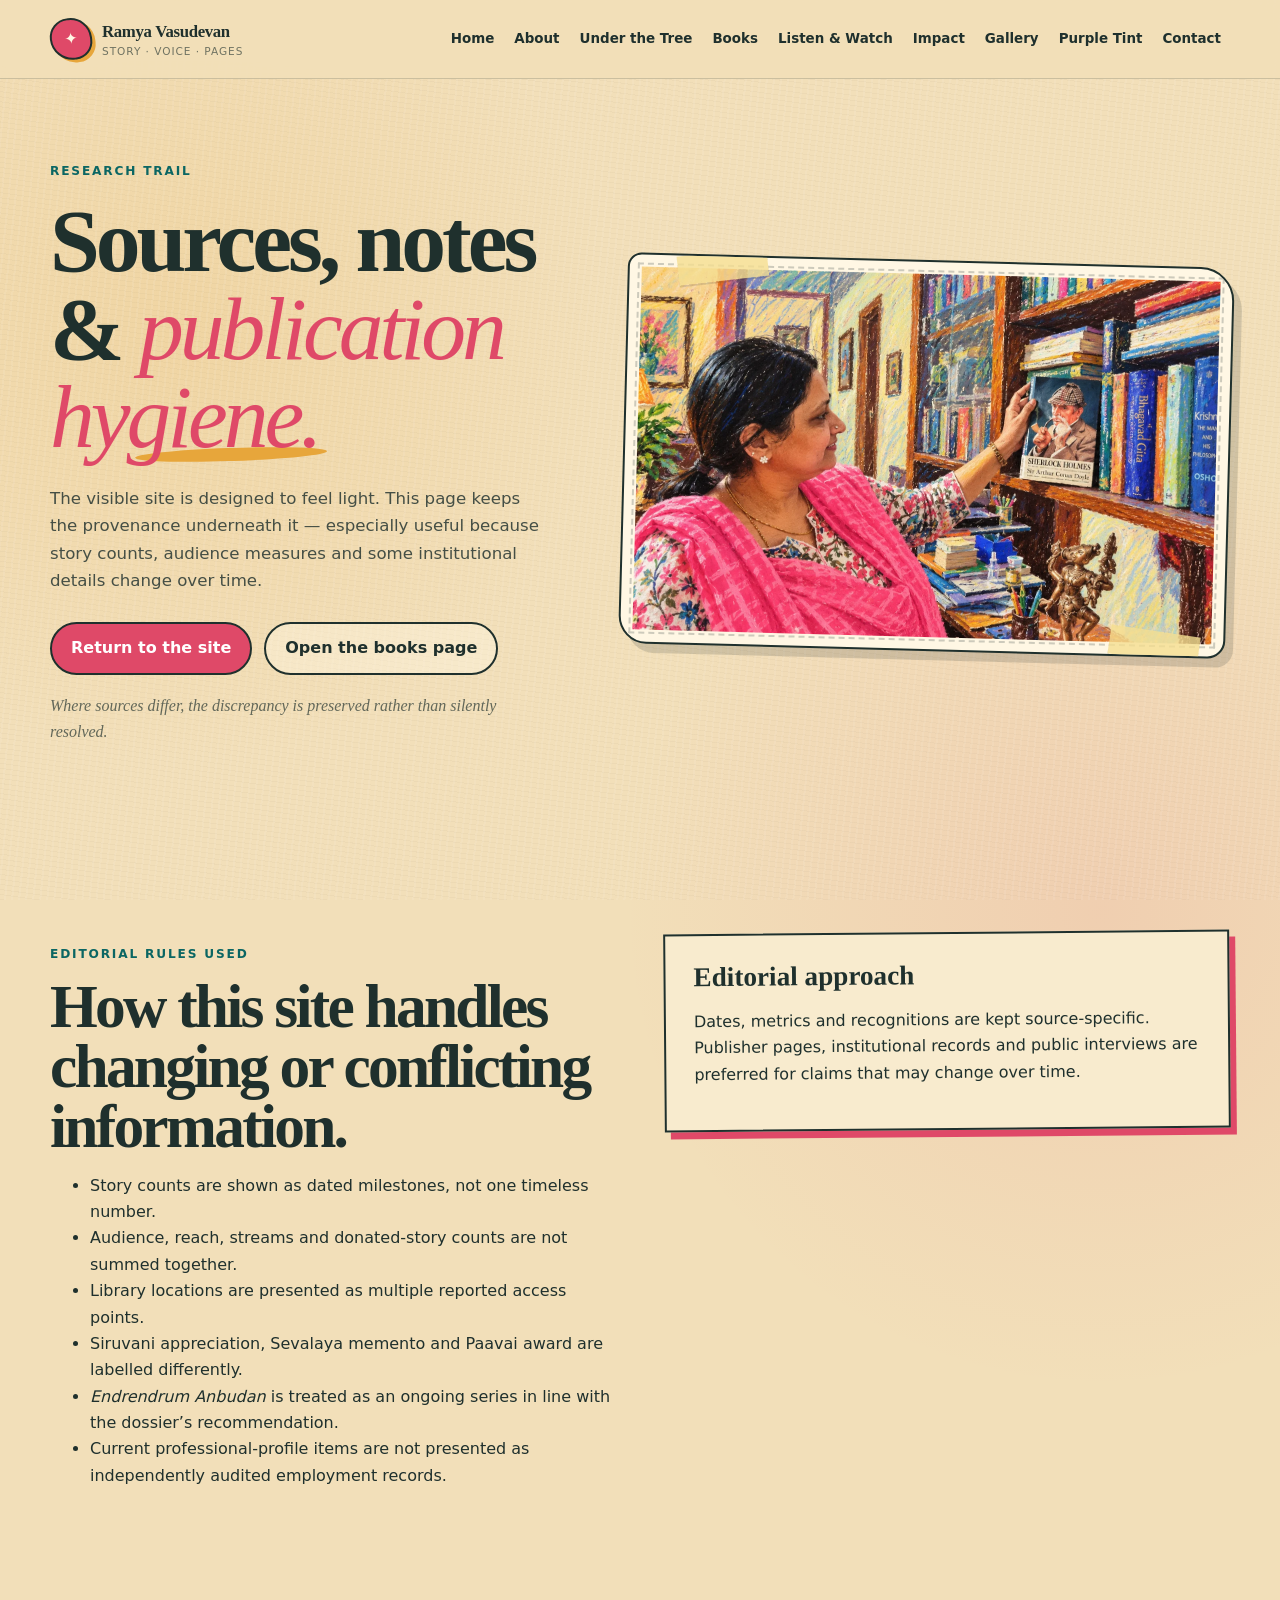
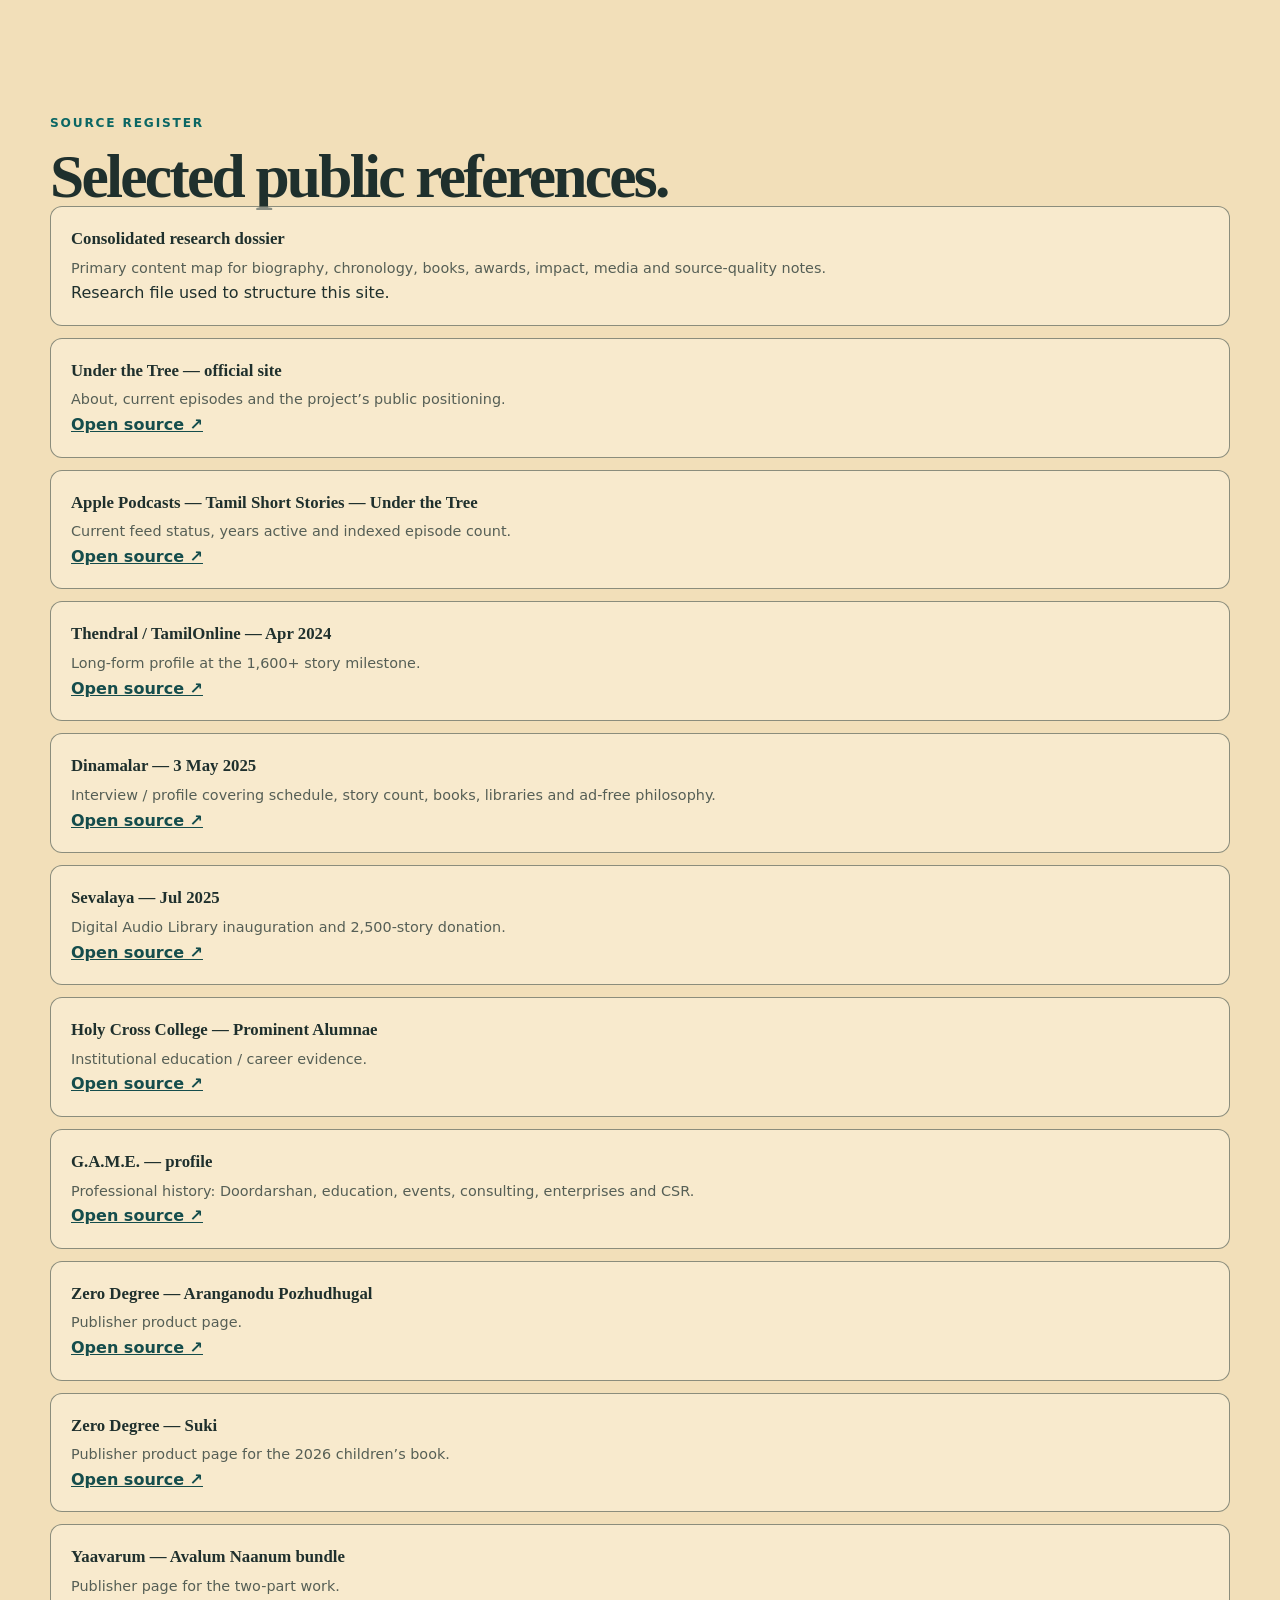
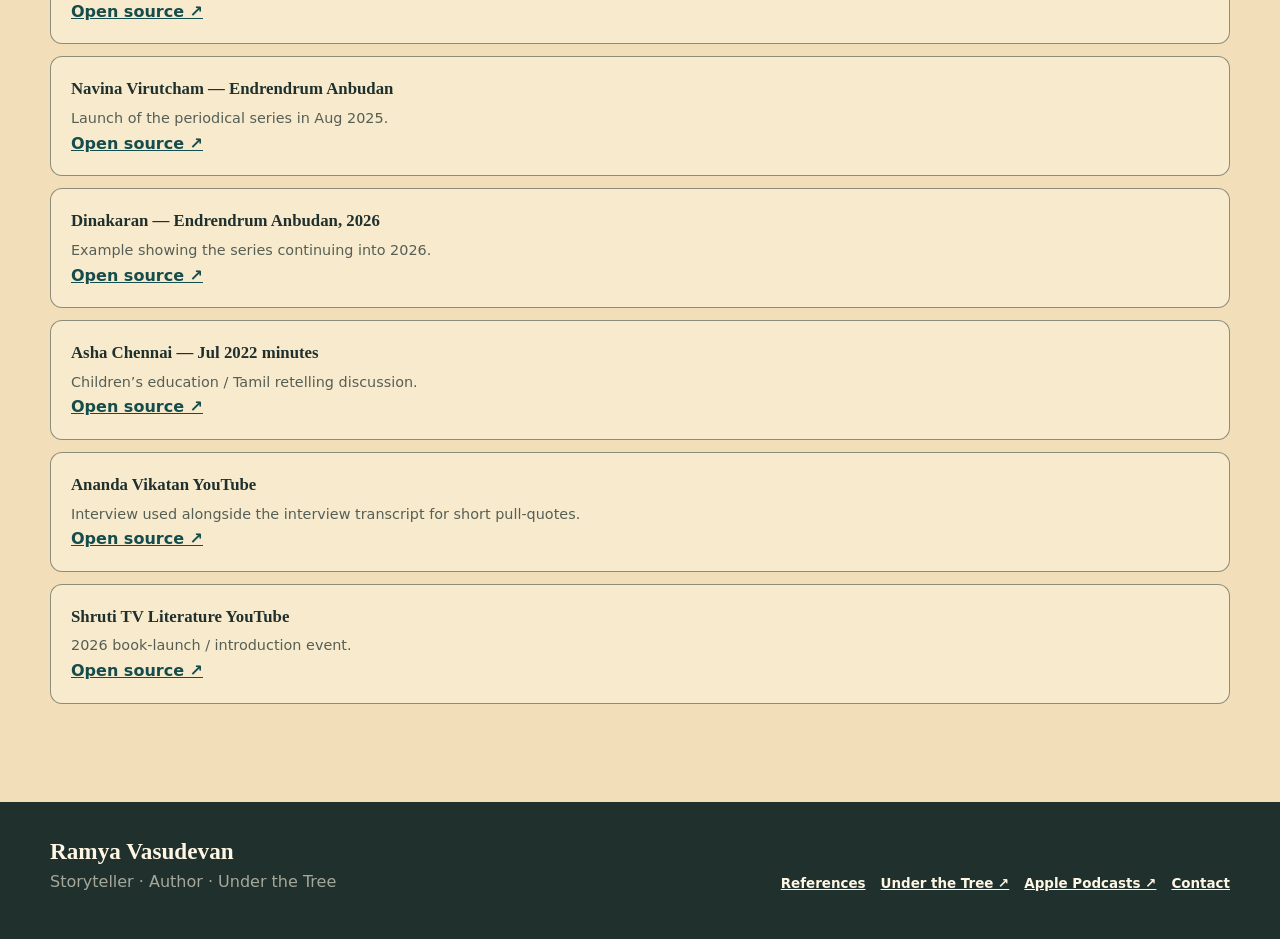
<file: sources.html>
<!doctype html><html lang="en-IN"><head><meta charset="utf-8"><script>document.documentElement.classList.add('js')</script><meta name="viewport" content="width=device-width,initial-scale=1"><meta name="description" content="Selected public references and editorial notes supporting Ramya Vasudevan’s biography, books, Under the Tree and documented milestones."><meta name="robots" content="index,follow"><meta name="theme-color" content="#f2dfb9"><title>Sources & Notes — Ramya Vasudevan</title><link rel="icon" href="assets/favicon.svg" type="image/svg+xml"><link rel="manifest" href="site.webmanifest"><link rel="stylesheet" href="assets/site.css"></head><body class=""><a class="skip-link" href="#main">Skip to content</a><header class="site-header"><div class="shell nav-wrap"><a class="brand" href="index.html"><span class="brand-mark">✦</span><span><strong>Ramya Vasudevan</strong><small>story · voice · pages</small></span></a><button class="nav-toggle" type="button" aria-expanded="false" aria-controls="site-nav"><span></span><span></span><span></span><span class="sr-only">Toggle navigation</span></button><nav class="site-nav" id="site-nav" aria-label="Main navigation"><a href="index.html" class="">Home</a><a href="about.html" class="">About</a><a href="under-the-tree.html" class="">Under the Tree</a><a href="books.html" class="">Books</a><a href="media.html" class="">Listen & Watch</a><a href="impact.html" class="">Impact</a><a href="gallery.html" class="">Gallery</a><a href="purple-tint.html" class="">Purple Tint</a><a href="contact.html" class="">Contact</a></nav></div></header><main id="main"><section class="page-hero"><div class="shell hero-grid"><div class="reveal"><p class="eyebrow">Research trail</p><h1>Sources, notes & <em>publication hygiene.</em></h1><p class="lede">The visible site is designed to feel light. This page keeps the provenance underneath it — especially useful because story counts, audience measures and some institutional details change over time.</p><div class="actions"><a class="button button-primary" href="index.html">Return to the site</a><a class="button" href="books.html">Open the books page</a></div><p class="micro-note">Where sources differ, the discrepancy is preserved rather than silently resolved.</p></div><div class="reveal"><div class="paint-frame hero-image"><span class="tape a"></span><span class="tape b"></span><img src="assets/images/pastel-study-with-sherlock-holmes.webp" alt="Painterly portrait of Ramya Vasudevan"></div></div></div></section><section class="section shell"><div class="split"><div><p class="section-kicker">Editorial rules used</p><h2>How this site handles changing or conflicting information.</h2><ul><li>Story counts are shown as dated milestones, not one timeless number.</li><li>Audience, reach, streams and donated-story counts are not summed together.</li><li>Library locations are presented as multiple reported access points.</li><li>Siruvani appreciation, Sevalaya memento and Paavai award are labelled differently.</li><li><i>Endrendrum Anbudan</i> is treated as an ongoing series in line with the dossier’s recommendation.</li><li>Current professional-profile items are not presented as independently audited employment records.</li></ul></div><aside class="paper-note"><h3>Editorial approach</h3><p>Dates, metrics and recognitions are kept source-specific. Publisher pages, institutional records and public interviews are preferred for claims that may change over time.</p></aside></div></section><section class="section shell"><p class="section-kicker">Source register</p><h2>Selected public references.</h2><div class="source-list"><div class="source-item"><b>Consolidated research dossier</b><p>Primary content map for biography, chronology, books, awards, impact, media and source-quality notes.</p><span>Research file used to structure this site.</span></div><div class="source-item"><b>Under the Tree — official site</b><p>About, current episodes and the project’s public positioning.</p><a href="https://underthetree.me/" target="_blank" rel="noopener noreferrer">Open source ↗</a></div><div class="source-item"><b>Apple Podcasts — Tamil Short Stories — Under the Tree</b><p>Current feed status, years active and indexed episode count.</p><a href="https://podcasts.apple.com/in/podcast/tamil-short-stories-under-the-tree/id1528099254" target="_blank" rel="noopener noreferrer">Open source ↗</a></div><div class="source-item"><b>Thendral / TamilOnline — Apr 2024</b><p>Long-form profile at the 1,600+ story milestone.</p><a href="https://www.tamilonline.com/thendral/article.aspx?aid=15505" target="_blank" rel="noopener noreferrer">Open source ↗</a></div><div class="source-item"><b>Dinamalar — 3 May 2025</b><p>Interview / profile covering schedule, story count, books, libraries and ad-free philosophy.</p><a href="https://www.dinamalar.com/weekly/virunthinar-paguthi/every-story-is-a-seed-amazing-storyteller-ramya-vasudevan/3921513" target="_blank" rel="noopener noreferrer">Open source ↗</a></div><div class="source-item"><b>Sevalaya — Jul 2025</b><p>Digital Audio Library inauguration and 2,500-story donation.</p><a href="https://sevalaya.org/news/digital-audio-library-inaugurated-at-sevalaya-2400-students-elders-differently-abled-and-villagers-to-benefit/" target="_blank" rel="noopener noreferrer">Open source ↗</a></div><div class="source-item"><b>Holy Cross College — Prominent Alumnae</b><p>Institutional education / career evidence.</p><a href="https://hcctrichy.ac.in/img/Prominent%20Alumnae.pdf" target="_blank" rel="noopener noreferrer">Open source ↗</a></div><div class="source-item"><b>G.A.M.E. — profile</b><p>Professional history: Doordarshan, education, events, consulting, enterprises and CSR.</p><a href="https://alterthegame.in/about/view/25" target="_blank" rel="noopener noreferrer">Open source ↗</a></div><div class="source-item"><b>Zero Degree — Aranganodu Pozhudhugal</b><p>Publisher product page.</p><a href="https://www.zerodegreepublishing.com/products/aranganodu-pozhudhugal-%E0%AE%85%E0%AE%B0%E0%AE%99%E0%AF%8D%E0%AE%95%E0%AE%A9%E0%AF%8B%E0%AE%9F%E0%AF%81-%E0%AE%AA%E0%AF%8A%E0%AE%B4%E0%AF%81%E0%AE%A4%E0%AF%81%E0%AE%95%E0%AE%B3%E0%AF%8D-ramya-vasudevan-%E0%AE%B0%E0%AE%AE%E0%AF%8D%E0%AE%AF%E0%AE%BE-%E0%AE%B5%E0%AE%BE%E0%AE%9A%E0%AF%81%E0%AE%A4%E0%AF%87%E0%AE%B5%E0%AE%A9%E0%AF%8D" target="_blank" rel="noopener noreferrer">Open source ↗</a></div><div class="source-item"><b>Zero Degree — Suki</b><p>Publisher product page for the 2026 children’s book.</p><a href="https://www.zerodegreepublishing.com/products/suki" target="_blank" rel="noopener noreferrer">Open source ↗</a></div><div class="source-item"><b>Yaavarum — Avalum Naanum bundle</b><p>Publisher page for the two-part work.</p><a href="https://yaavarum.com/products/avalumnaanumbundle" target="_blank" rel="noopener noreferrer">Open source ↗</a></div><div class="source-item"><b>Navina Virutcham — Endrendrum Anbudan</b><p>Launch of the periodical series in Aug 2025.</p><a href="https://daily.navinavirutcham.in/?p=30056" target="_blank" rel="noopener noreferrer">Open source ↗</a></div><div class="source-item"><b>Dinakaran — Endrendrum Anbudan, 2026</b><p>Example showing the series continuing into 2026.</p><a href="https://m.dinakaran.com/article/News_Detail/10156247" target="_blank" rel="noopener noreferrer">Open source ↗</a></div><div class="source-item"><b>Asha Chennai — Jul 2022 minutes</b><p>Children’s education / Tamil retelling discussion.</p><a href="https://chennai.ashanet.org/wp-content/uploads/sites/38/2022/08/Chapters-MeetingMinutesforAshaChennaion3rd_10thJuly2022.pdf" target="_blank" rel="noopener noreferrer">Open source ↗</a></div><div class="source-item"><b>Ananda Vikatan YouTube</b><p>Interview used alongside the interview transcript for short pull-quotes.</p><a href="https://www.youtube.com/watch?v=umt11vICOFk" target="_blank" rel="noopener noreferrer">Open source ↗</a></div><div class="source-item"><b>Shruti TV Literature YouTube</b><p>2026 book-launch / introduction event.</p><a href="https://www.youtube.com/watch?v=mJntCeQUULY" target="_blank" rel="noopener noreferrer">Open source ↗</a></div></div></section></main><footer class="site-footer"><div class="shell footer-grid"><div><strong>Ramya Vasudevan</strong><p>Storyteller · Author · Under the Tree</p></div><div class="footer-links"><a href="sources.html">References</a><a href="https://underthetree.me/" target="_blank" rel="noopener noreferrer">Under the Tree ↗</a><a href="https://podcasts.apple.com/in/podcast/tamil-short-stories-under-the-tree/id1528099254" target="_blank" rel="noopener noreferrer">Apple Podcasts ↗</a><a href="contact.html">Contact</a></div></div></footer><script src="assets/site.js"></script></body></html>
</file>
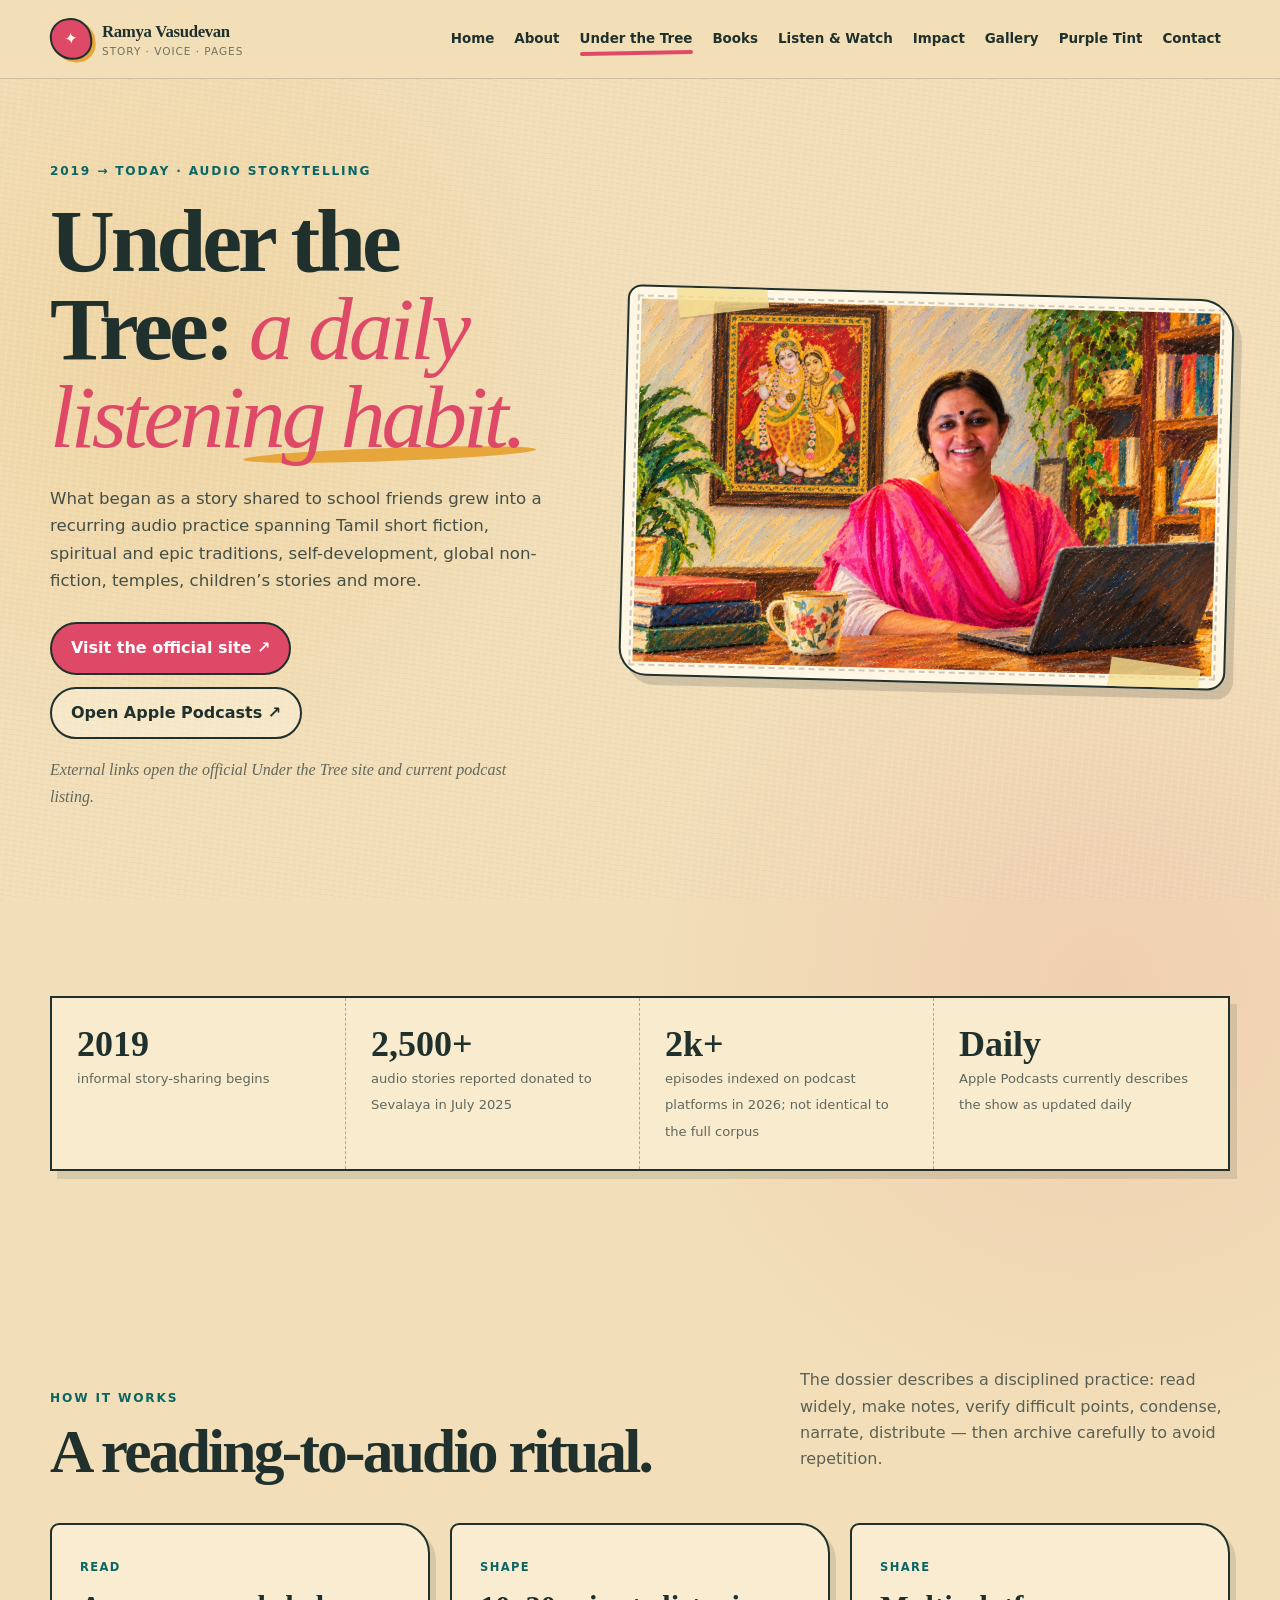
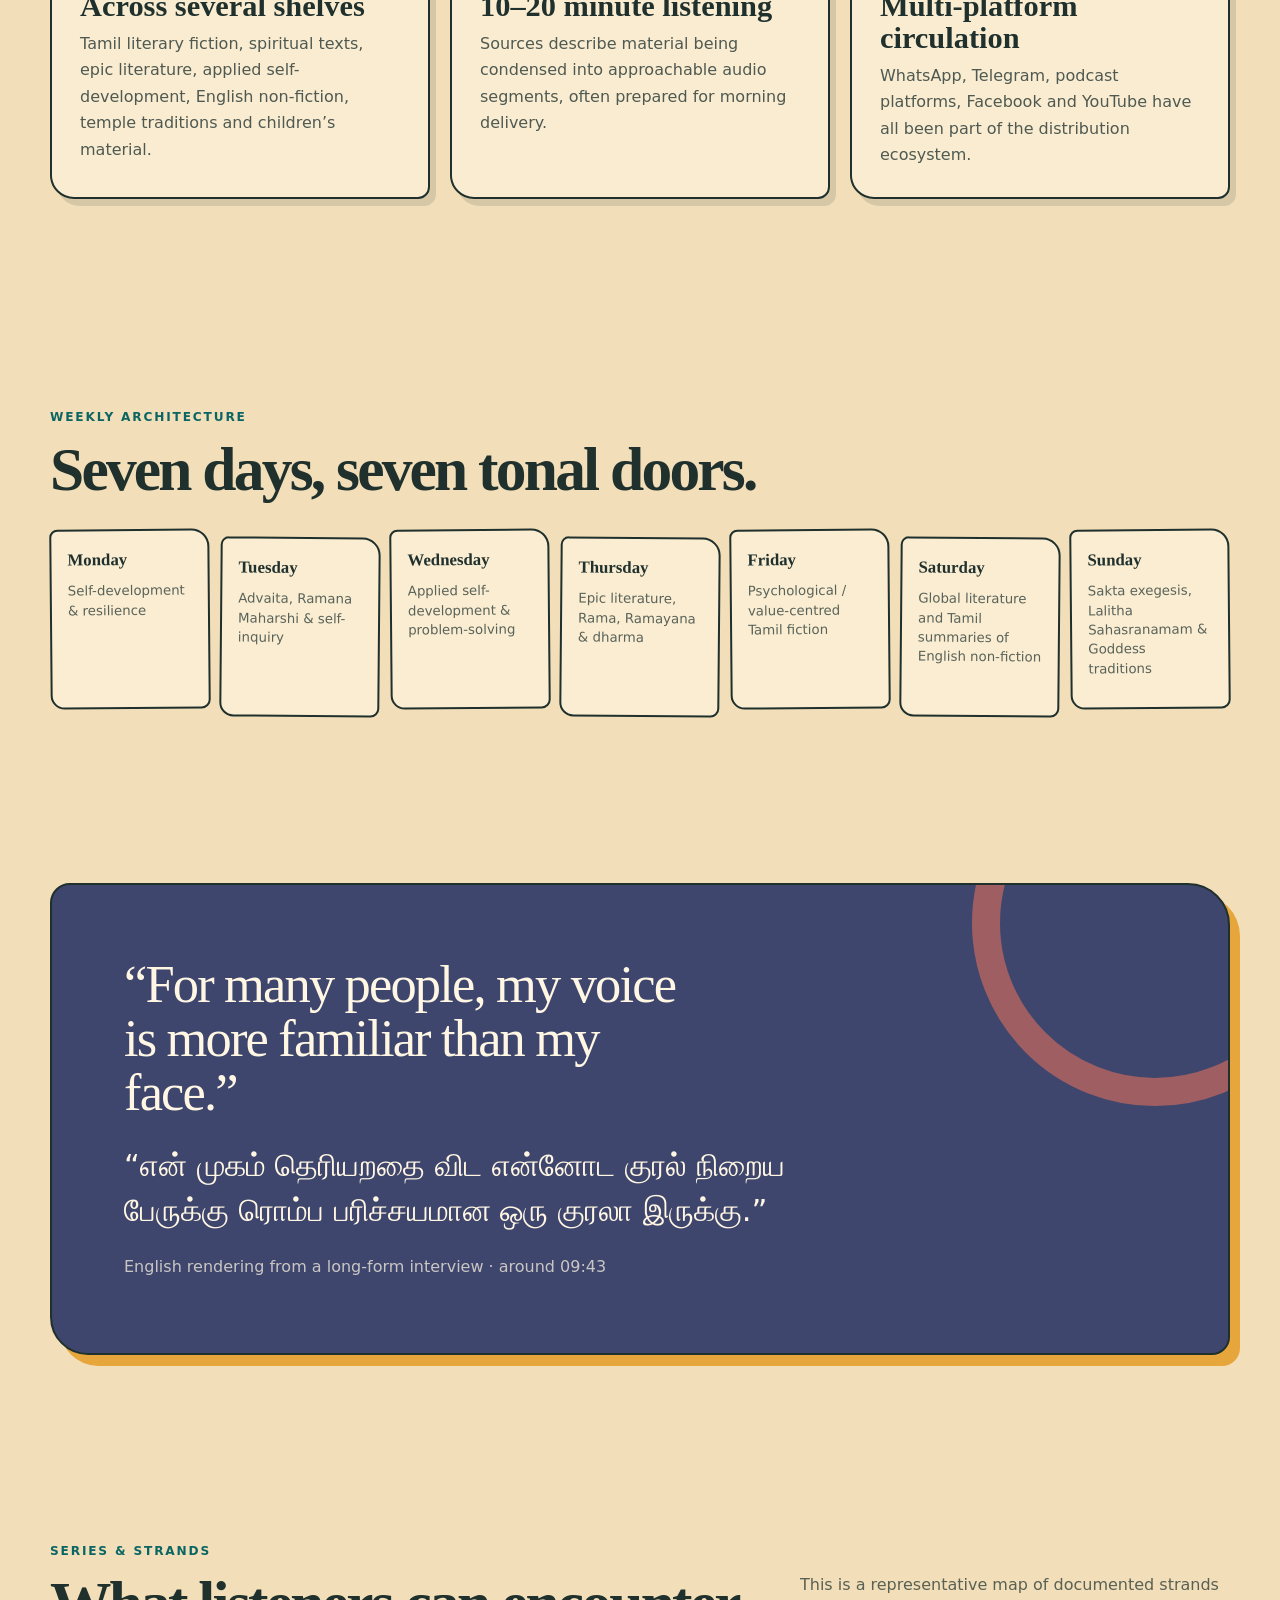
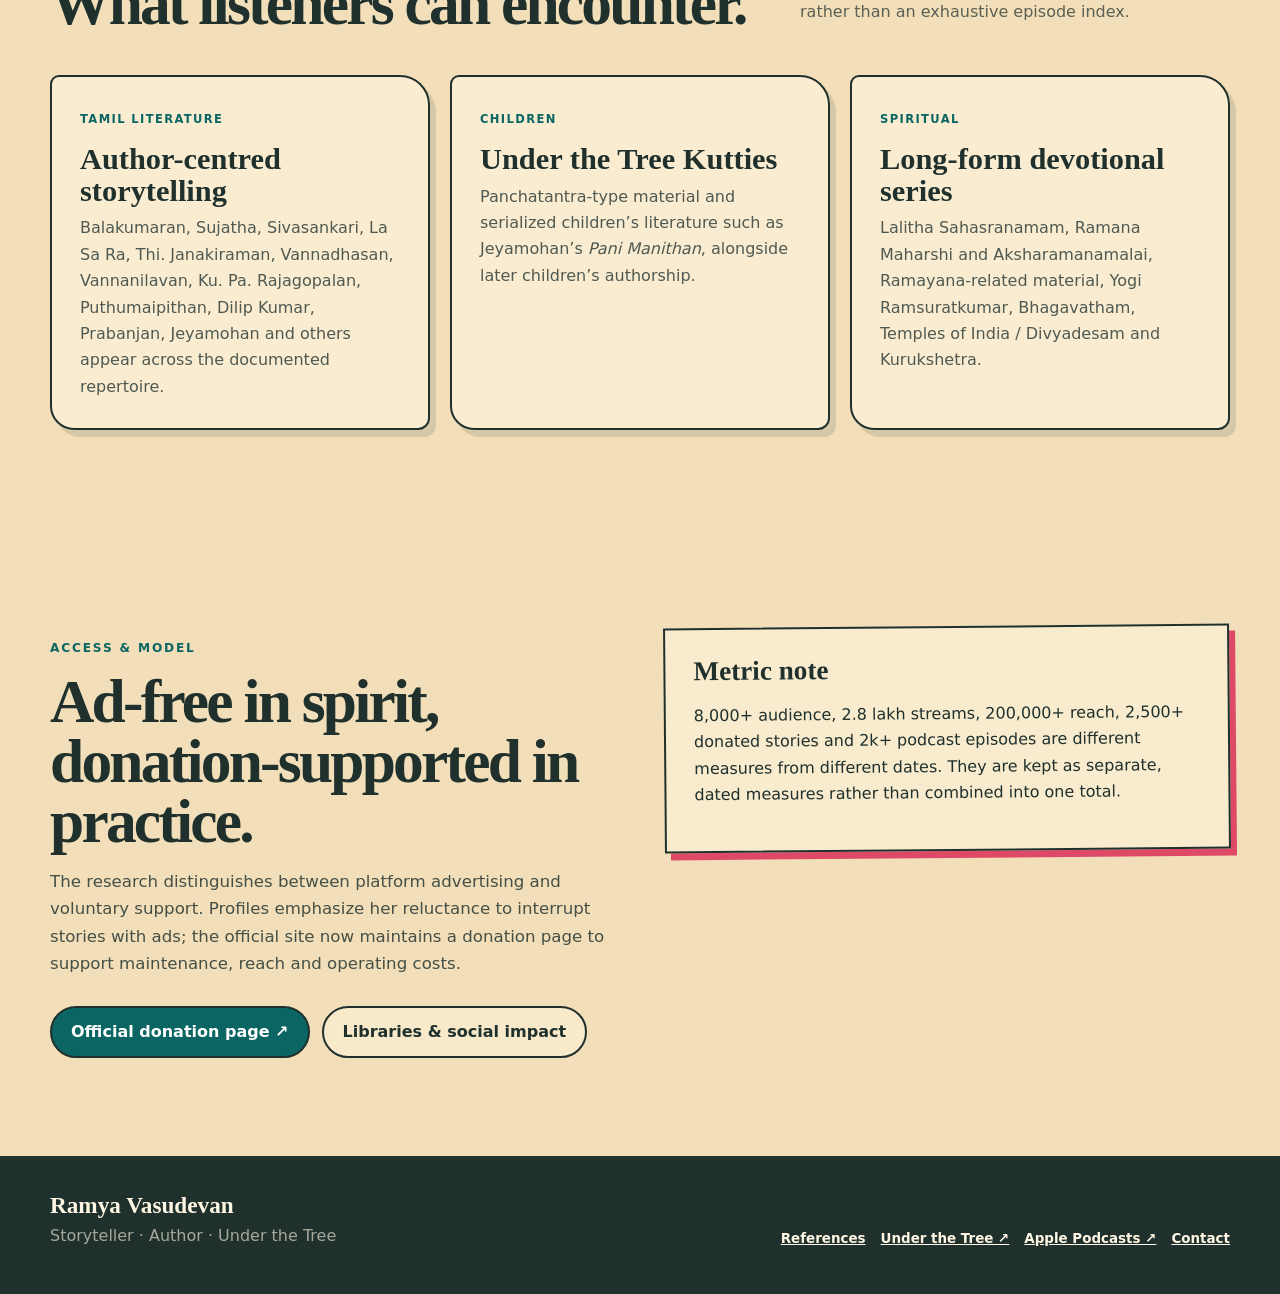
<file: under-the-tree.html>
<!doctype html><html lang="en-IN"><head><meta charset="utf-8"><script>document.documentElement.classList.add('js')</script><meta name="viewport" content="width=device-width,initial-scale=1"><meta name="description" content="Under the Tree storytelling project, workflow, themes and listening links."><meta name="robots" content="index,follow"><meta name="theme-color" content="#f2dfb9"><title>Under the Tree — Ramya Vasudevan</title><link rel="icon" href="assets/favicon.svg" type="image/svg+xml"><link rel="manifest" href="site.webmanifest"><link rel="stylesheet" href="assets/site.css"></head><body class=""><a class="skip-link" href="#main">Skip to content</a><header class="site-header"><div class="shell nav-wrap"><a class="brand" href="index.html"><span class="brand-mark">✦</span><span><strong>Ramya Vasudevan</strong><small>story · voice · pages</small></span></a><button class="nav-toggle" type="button" aria-expanded="false" aria-controls="site-nav"><span></span><span></span><span></span><span class="sr-only">Toggle navigation</span></button><nav class="site-nav" id="site-nav" aria-label="Main navigation"><a href="index.html" class="">Home</a><a href="about.html" class="">About</a><a href="under-the-tree.html" class="active">Under the Tree</a><a href="books.html" class="">Books</a><a href="media.html" class="">Listen & Watch</a><a href="impact.html" class="">Impact</a><a href="gallery.html" class="">Gallery</a><a href="purple-tint.html" class="">Purple Tint</a><a href="contact.html" class="">Contact</a></nav></div></header><main id="main"><section class="page-hero"><div class="shell hero-grid"><div class="reveal"><p class="eyebrow">2019 → today · audio storytelling</p><h1>Under the Tree: <em>a daily listening habit.</em></h1><p class="lede">What began as a story shared to school friends grew into a recurring audio practice spanning Tamil short fiction, spiritual and epic traditions, self-development, global non-fiction, temples, children’s stories and more.</p><div class="actions"><a class="button button-primary" href="https://underthetree.me/" target="_blank" rel="noopener noreferrer">Visit the official site ↗</a><a class="button" href="https://podcasts.apple.com/in/podcast/tamil-short-stories-under-the-tree/id1528099254" target="_blank" rel="noopener noreferrer">Open Apple Podcasts ↗</a></div><p class="micro-note">External links open the official Under the Tree site and current podcast listing.</p></div><div class="reveal"><div class="paint-frame hero-image"><span class="tape a"></span><span class="tape b"></span><img src="assets/images/cozy-pastel-study-with-radha-krishna-art.webp" alt="Painterly portrait of Ramya Vasudevan"></div></div></div></section><section class="section shell"><div class="stat-strip reveal"><div class="stat"><strong>2019</strong><span>informal story-sharing begins</span></div><div class="stat"><strong>2,500+</strong><span>audio stories reported donated to Sevalaya in July 2025</span></div><div class="stat"><strong>2k+</strong><span>episodes indexed on podcast platforms in 2026; not identical to the full corpus</span></div><div class="stat"><strong>Daily</strong><span>Apple Podcasts currently describes the show as updated daily</span></div></div></section><section class="section shell"><div class="section-head"><div><p class="section-kicker">How it works</p><h2>A reading-to-audio ritual.</h2></div><p>The dossier describes a disciplined practice: read widely, make notes, verify difficult points, condense, narrate, distribute — then archive carefully to avoid repetition.</p></div><div class="card-grid"><article class="card"><span class="tag">Read</span><h3>Across several shelves</h3><p>Tamil literary fiction, spiritual texts, epic literature, applied self-development, English non-fiction, temple traditions and children’s material.</p></article><article class="card"><span class="tag">Shape</span><h3>10–20 minute listening</h3><p>Sources describe material being condensed into approachable audio segments, often prepared for morning delivery.</p></article><article class="card"><span class="tag">Share</span><h3>Multi-platform circulation</h3><p>WhatsApp, Telegram, podcast platforms, Facebook and YouTube have all been part of the distribution ecosystem.</p></article></div></section><section class="section shell"><p class="section-kicker">Weekly architecture</p><h2>Seven days, seven tonal doors.</h2><div class="week-grid"><div class="day"><b>Monday</b><small>Self-development & resilience</small></div><div class="day"><b>Tuesday</b><small>Advaita, Ramana Maharshi & self-inquiry</small></div><div class="day"><b>Wednesday</b><small>Applied self-development & problem-solving</small></div><div class="day"><b>Thursday</b><small>Epic literature, Rama, Ramayana & dharma</small></div><div class="day"><b>Friday</b><small>Psychological / value-centred Tamil fiction</small></div><div class="day"><b>Saturday</b><small>Global literature and Tamil summaries of English non-fiction</small></div><div class="day"><b>Sunday</b><small>Sakta exegesis, Lalitha Sahasranamam & Goddess traditions</small></div></div></section><section class="quote-band"><div class="shell quote-card"><blockquote>“For many people, my voice is more familiar than my face.”</blockquote><div class="tamil">“என் முகம் தெரியறதை விட என்னோட குரல் நிறைய பேருக்கு ரொம்ப பரிச்சயமான ஒரு குரலா இருக்கு.”</div><cite>English rendering from a long-form interview · around 09:43</cite></div></section><section class="section shell"><div class="section-head"><div><p class="section-kicker">Series & strands</p><h2>What listeners can encounter.</h2></div><p>This is a representative map of documented strands rather than an exhaustive episode index.</p></div><div class="card-grid"><article class="card"><span class="tag">Tamil literature</span><h3>Author-centred storytelling</h3><p>Balakumaran, Sujatha, Sivasankari, La Sa Ra, Thi. Janakiraman, Vannadhasan, Vannanilavan, Ku. Pa. Rajagopalan, Puthumaipithan, Dilip Kumar, Prabanjan, Jeyamohan and others appear across the documented repertoire.</p></article><article class="card"><span class="tag">Children</span><h3>Under the Tree Kutties</h3><p>Panchatantra-type material and serialized children’s literature such as Jeyamohan’s <i>Pani Manithan</i>, alongside later children’s authorship.</p></article><article class="card"><span class="tag">Spiritual</span><h3>Long-form devotional series</h3><p>Lalitha Sahasranamam, Ramana Maharshi and Aksharamanamalai, Ramayana-related material, Yogi Ramsuratkumar, Bhagavatham, Temples of India / Divyadesam and Kurukshetra.</p></article></div></section><section class="section shell"><div class="split"><div><p class="section-kicker">Access & model</p><h2>Ad-free in spirit, donation-supported in practice.</h2><p class="lede">The research distinguishes between platform advertising and voluntary support. Profiles emphasize her reluctance to interrupt stories with ads; the official site now maintains a donation page to support maintenance, reach and operating costs.</p><div class="actions"><a class="button button-teal" href="https://underthetree.me/donate-now/" target="_blank" rel="noopener noreferrer">Official donation page ↗</a><a class="button" href="impact.html">Libraries & social impact</a></div></div><aside class="paper-note"><h3>Metric note</h3><p>8,000+ audience, 2.8 lakh streams, 200,000+ reach, 2,500+ donated stories and 2k+ podcast episodes are different measures from different dates. They are kept as separate, dated measures rather than combined into one total.</p></aside></div></section></main><footer class="site-footer"><div class="shell footer-grid"><div><strong>Ramya Vasudevan</strong><p>Storyteller · Author · Under the Tree</p></div><div class="footer-links"><a href="sources.html">References</a><a href="https://underthetree.me/" target="_blank" rel="noopener noreferrer">Under the Tree ↗</a><a href="https://podcasts.apple.com/in/podcast/tamil-short-stories-under-the-tree/id1528099254" target="_blank" rel="noopener noreferrer">Apple Podcasts ↗</a><a href="contact.html">Contact</a></div></div></footer><script src="assets/site.js"></script></body></html>
</file>
<file: assets/site.css>
/* Adapted from the supplied oil-pastel theme; dark purple page is inspired by the supplied Art & Voice reference. */
:root{--paper:#f2dfb9;--paper-soft:#f8ebce;--ink:#1f302d;--teal:#0b6663;--teal-deep:#154d4c;--pink:#df4968;--coral:#ee745a;--saffron:#e7a63b;--indigo:#3f466d;--cream:#fff7e4;--line:rgba(31,48,45,.7);--shadow:8px 9px 0 rgba(31,48,45,.16);--radius:26px;--shell:min(1180px,calc(100% - 42px));--serif:Georgia,"Times New Roman",serif;--sans:Inter,system-ui,-apple-system,BlinkMacSystemFont,"Segoe UI",sans-serif;--tamil:"Noto Sans Tamil","Latha",var(--sans)}
*{box-sizing:border-box}html{scroll-behavior:smooth}body{margin:0;color:var(--ink);font-family:var(--sans);line-height:1.65;background:radial-gradient(circle at 14% 8%,rgba(231,166,59,.18),transparent 27rem),radial-gradient(circle at 86% 22%,rgba(223,73,104,.11),transparent 30rem),var(--paper);overflow-x:hidden}body:before{content:"";position:fixed;inset:0;z-index:-2;pointer-events:none;background-image:repeating-linear-gradient(8deg,rgba(49,45,35,.026) 0 1px,transparent 1px 5px),repeating-linear-gradient(96deg,rgba(255,255,255,.08) 0 2px,transparent 2px 7px)}img{max-width:100%;display:block}a{color:inherit}.shell{width:var(--shell);margin-inline:auto}.section{padding:98px 0}.sr-only{position:absolute!important;width:1px;height:1px;padding:0;margin:-1px;overflow:hidden;clip:rect(0,0,0,0);white-space:nowrap;border:0}.skip-link{position:fixed;left:16px;top:12px;transform:translateY(-160%);z-index:100;background:var(--ink);color:white;padding:10px 14px;border-radius:999px}.skip-link:focus{transform:none}
.site-header{position:sticky;top:0;z-index:30;backdrop-filter:blur(14px);background:rgba(242,223,185,.9);border-bottom:1px solid rgba(31,48,45,.18)}.nav-wrap{min-height:78px;display:flex;align-items:center;justify-content:space-between;gap:24px}.brand{display:inline-flex;align-items:center;gap:10px;text-decoration:none;min-width:max-content}.brand-mark{width:42px;height:42px;display:grid;place-items:center;border:2px solid var(--ink);border-radius:47% 53% 44% 56%;background:var(--pink);color:var(--cream);transform:rotate(-7deg);box-shadow:3px 3px 0 var(--saffron)}.brand strong{display:block;font-family:var(--serif);font-size:1.05rem;letter-spacing:-.02em}.brand small{display:block;margin-top:-3px;font-size:.66rem;letter-spacing:.09em;text-transform:uppercase;opacity:.62}.site-nav{display:flex;align-items:center;gap:2px}.site-nav a{position:relative;padding:10px 9px;text-decoration:none;font-weight:800;font-size:.84rem}.site-nav a:after{content:"";position:absolute;left:9px;right:9px;bottom:4px;height:4px;transform:scaleX(0) rotate(-1deg);transform-origin:left;background:var(--pink);border-radius:999px;transition:.2s}.site-nav a:hover:after,.site-nav a.active:after{transform:scaleX(1) rotate(-1deg)}.nav-toggle{display:none;border:2px solid var(--ink);background:var(--paper-soft);width:44px;height:44px;border-radius:50%;cursor:pointer}.nav-toggle span:not(.sr-only){display:block;width:18px;height:2px;background:var(--ink);margin:4px auto}
.page-hero{padding:70px 0 72px}.hero-grid{display:grid;grid-template-columns:.9fr 1.1fr;gap:clamp(42px,6vw,92px);align-items:center}.eyebrow,.section-kicker{color:var(--teal);font-size:.76rem;font-weight:900;letter-spacing:.15em;text-transform:uppercase}.display,.page-hero h1,.section h2,.section-head h2{font-family:var(--serif);font-weight:700;letter-spacing:-.045em;line-height:.98}.page-hero h1{font-size:clamp(3.8rem,7vw,7.25rem);margin:16px 0 24px}.page-hero h1 em{font-weight:500;color:var(--pink);position:relative}.page-hero h1 em:after{content:"";position:absolute;left:-2%;right:-5%;bottom:.05em;height:.15em;background:var(--saffron);z-index:-1;border-radius:60%;transform:rotate(-2deg)}.lede{max-width:62ch;font-size:clamp(1.02rem,1.3vw,1.2rem);color:rgba(31,48,45,.82)}.actions{display:flex;flex-wrap:wrap;gap:12px;margin-top:28px}.button{display:inline-flex;align-items:center;justify-content:center;min-height:48px;padding:11px 19px;border:2px solid var(--ink);border-radius:999px;text-decoration:none;font-weight:850;transition:.18s;background:rgba(255,247,228,.4)}.button:hover{transform:translate(-2px,-2px);box-shadow:4px 5px 0 var(--ink)}.button-primary{background:var(--pink);color:white}.button-teal{background:var(--teal);color:white}.micro-note{font-family:var(--serif);font-style:italic;opacity:.68;margin-top:18px}.paint-frame{position:relative;background:var(--cream);padding:12px;border:2px solid var(--ink);box-shadow:var(--shadow);overflow:hidden;border-radius:14px 34px 18px 28px;transform:rotate(1.5deg)}.paint-frame:after{content:"";position:absolute;inset:8px;border:2px dashed rgba(31,48,45,.22);pointer-events:none}.paint-frame img{width:100%;height:100%;object-fit:cover}.hero-image{aspect-ratio:1.55/1}.tape{position:absolute;width:90px;height:29px;background:rgba(246,223,145,.8);z-index:3;box-shadow:0 2px 0 rgba(31,48,45,.14)}.tape.a{top:-5px;left:8%;transform:rotate(-8deg)}.tape.b{right:4%;bottom:-5px;transform:rotate(7deg)}
.marquee{overflow:hidden;border-block:2px solid var(--ink);background:var(--teal);color:var(--cream);transform:rotate(-.55deg) scale(1.01)}.marquee-track{display:flex;width:max-content;gap:26px;padding:12px 0;font-family:var(--serif);font-style:italic;animation:marquee 32s linear infinite}.marquee i{color:#ffd364}@keyframes marquee{to{transform:translateX(-50%)}}
.section-head{display:flex;align-items:end;justify-content:space-between;gap:34px;margin-bottom:42px}.section-head h2,.section h2{font-size:clamp(2.65rem,4.8vw,5rem);margin:12px 0 0}.section-head>p{max-width:430px;margin:0 0 8px;opacity:.72}.card-grid{display:grid;grid-template-columns:repeat(3,1fr);gap:20px}.card{position:relative;padding:28px;background:rgba(255,247,228,.56);border:2px solid var(--ink);border-radius:9px 30px 12px 24px;box-shadow:6px 7px 0 rgba(31,48,45,.13)}.card h3{font:700 1.9rem/1.05 var(--serif);margin:12px 0 8px}.card p{margin:0;opacity:.78}.card .tag{display:inline-block;font-size:.72rem;text-transform:uppercase;letter-spacing:.12em;font-weight:900;color:var(--teal)}.card .arrow{display:inline-block;margin-top:20px;font-weight:900;color:var(--teal-deep)}
.quote-band{padding:76px 0}.quote-card{position:relative;padding:clamp(36px,6vw,72px);background:var(--indigo);color:var(--cream);border:2px solid var(--ink);box-shadow:10px 11px 0 var(--saffron);border-radius:20px 42px 18px 38px;overflow:hidden}.quote-card:before{content:"";position:absolute;width:310px;height:310px;right:-110px;top:-145px;border:28px solid rgba(238,116,90,.55);border-radius:50%}.quote-card blockquote{position:relative;z-index:1;margin:0;max-width:22ch;font:500 clamp(2.1rem,4.1vw,4.5rem)/1.03 var(--serif);letter-spacing:-.035em}.quote-card .tamil{font-family:var(--tamil);font-size:clamp(1.3rem,2.4vw,2.2rem);line-height:1.45;margin-top:24px;max-width:38ch}.quote-card cite{display:block;margin-top:22px;font-style:normal;opacity:.72}.stat-strip{display:grid;grid-template-columns:repeat(4,1fr);border:2px solid var(--ink);background:var(--paper-soft);box-shadow:7px 8px 0 rgba(31,48,45,.12)}.stat{padding:25px;border-right:1px dashed rgba(31,48,45,.35)}.stat:last-child{border-right:0}.stat strong{display:block;font:700 2.25rem var(--serif)}.stat span{font-size:.82rem;opacity:.7}
.timeline{position:relative;margin-top:36px}.timeline:before{content:"";position:absolute;left:116px;top:8px;bottom:8px;width:3px;background:var(--teal);opacity:.35}.timeline-item{display:grid;grid-template-columns:95px 1fr;gap:42px;padding:0 0 34px}.timeline time{font:700 1.15rem var(--serif);text-align:right}.timeline-body{position:relative}.timeline-body:before{content:"";position:absolute;left:-49px;top:7px;width:13px;height:13px;border:2px solid var(--ink);border-radius:50%;background:var(--pink)}.timeline-body h3{margin:0 0 5px;font:700 1.45rem var(--serif)}.timeline-body p{margin:0;max-width:72ch;opacity:.78}
.split{display:grid;grid-template-columns:1fr 1fr;gap:48px;align-items:start}.paper-note{padding:26px 28px;background:var(--paper-soft);border:2px solid var(--ink);box-shadow:6px 7px 0 var(--pink);transform:rotate(-.5deg)}.paper-note h3{font:700 1.7rem var(--serif);margin:0 0 8px}.paper-note ul{padding-left:20px;margin-bottom:0}
.week-grid{display:grid;grid-template-columns:repeat(7,1fr);gap:10px;margin-top:30px}.day{min-height:180px;padding:16px;border:2px solid var(--ink);background:rgba(255,247,228,.58);border-radius:8px 18px 9px 14px}.day b{font:700 1.05rem var(--serif)}.day small{display:block;margin-top:8px;line-height:1.45;opacity:.73}.day:nth-child(odd){transform:rotate(-.5deg)}.day:nth-child(even){transform:translateY(8px) rotate(.5deg)}
.books-grid{display:grid;grid-template-columns:repeat(3,1fr);gap:28px}.book{display:grid;grid-template-columns:42% 1fr;gap:18px;align-items:center;padding:20px;background:rgba(255,247,228,.58);border:2px solid var(--ink);border-radius:10px 28px 12px 22px;box-shadow:6px 7px 0 rgba(31,48,45,.13)}.book img{width:100%;aspect-ratio:.69/1;object-fit:cover;border:1.5px solid var(--ink);box-shadow:4px 5px 0 rgba(31,48,45,.16)}.book h3{font:700 1.45rem/1.08 var(--serif);margin:6px 0}.book .tamil-title{font-family:var(--tamil);font-size:.95rem;color:var(--teal-deep);font-weight:700}.book p{font-size:.9rem;margin:8px 0;opacity:.77}.book .meta{font-size:.75rem;text-transform:uppercase;letter-spacing:.08em;font-weight:900;opacity:.58}.book .links{display:flex;gap:8px;flex-wrap:wrap;margin-top:12px}.chip{display:inline-flex;align-items:center;padding:6px 9px;border:1.5px solid var(--ink);border-radius:999px;text-decoration:none;font-size:.74rem;font-weight:850;background:var(--paper-soft)}.filter-bar{display:flex;gap:8px;flex-wrap:wrap;margin:0 0 30px}.filter-btn{border:2px solid var(--ink);background:rgba(255,247,228,.45);padding:8px 14px;border-radius:999px;font-weight:850;cursor:pointer}.filter-btn.active{background:var(--teal);color:white}.book.hidden,.media-card.hidden{display:none}
.gallery-grid{display:grid;grid-template-columns:1.2fr .8fr .8fr;grid-auto-rows:250px;gap:18px}.gallery-item{position:relative;border:2px solid var(--ink);background:var(--cream);box-shadow:6px 7px 0 rgba(31,48,45,.15);overflow:hidden;cursor:zoom-in;padding:0}.gallery-item img{width:100%;height:100%;object-fit:cover;transition:.45s}.gallery-item:hover img{transform:scale(1.035)}.gallery-item span{position:absolute;left:12px;bottom:11px;padding:6px 9px;background:var(--paper-soft);border:1.5px solid var(--ink);font:700 italic .9rem var(--serif);box-shadow:3px 3px 0 var(--pink)}.gallery-item.wide{grid-column:span 2}.gallery-item.tall{grid-row:span 2}.lightbox{width:min(1100px,calc(100% - 30px));max-height:90vh;padding:12px;border:2px solid var(--ink);border-radius:18px;background:var(--paper-soft);box-shadow:14px 16px 0 rgba(0,0,0,.35)}.lightbox::backdrop{background:rgba(14,28,27,.82);backdrop-filter:blur(5px)}.lightbox img{width:100%;max-height:76vh;object-fit:contain;background:#111}.lightbox figure{margin:0}.lightbox figcaption{padding:10px 48px 4px 4px;font:italic 1rem var(--serif)}.lightbox-close{position:absolute;right:15px;top:15px;width:38px;height:38px;border:2px solid var(--ink);border-radius:50%;background:var(--pink);color:white;font-size:1.5rem;cursor:pointer}
.media-grid{display:grid;grid-template-columns:repeat(3,1fr);gap:20px}.media-card{background:rgba(255,247,228,.58);border:2px solid var(--ink);border-radius:10px 26px 12px 22px;overflow:hidden;box-shadow:6px 7px 0 rgba(31,48,45,.13)}.media-thumb{aspect-ratio:16/9;position:relative;background:var(--indigo);overflow:hidden}.media-thumb img{width:100%;height:100%;object-fit:cover}.play{position:absolute;inset:auto auto 14px 14px;width:48px;height:48px;display:grid;place-items:center;border:2px solid var(--ink);border-radius:50%;background:var(--pink);color:white;font-size:1.25rem}.media-body{padding:20px}.media-body h3{font:700 1.35rem/1.12 var(--serif);margin:5px 0 8px}.media-body p{font-size:.9rem;margin:0;opacity:.76}.media-body a{display:inline-block;margin-top:14px;font-weight:900;color:var(--teal-deep)}.source-list{display:grid;gap:12px}.source-item{padding:18px 20px;border:1.5px solid rgba(31,48,45,.5);background:rgba(255,247,228,.48);border-radius:12px}.source-item b{font-family:var(--serif);font-size:1.05rem}.source-item a{font-weight:800;color:var(--teal-deep);word-break:break-word}.source-item p{margin:4px 0 0;font-size:.9rem;opacity:.75}
.cta{padding:70px 0 105px}.cta-card{display:grid;grid-template-columns:1fr .5fr;gap:32px;align-items:center;padding:clamp(32px,6vw,68px);background:var(--coral);border:2px solid var(--ink);border-radius:42px 12px 48px 18px;box-shadow:10px 12px 0 var(--teal)}.cta-card h2{font:700 clamp(2.7rem,5vw,5rem)/.98 var(--serif);margin:0;max-width:12ch}.cta-card p{max-width:60ch}.site-footer{padding:34px 0 44px;border-top:2px solid var(--ink);background:var(--ink);color:var(--cream)}.footer-grid{display:flex;justify-content:space-between;align-items:end;gap:28px}.site-footer strong{font:700 1.45rem var(--serif)}.site-footer p{margin:2px 0 0;opacity:.6}.footer-links{display:flex;flex-wrap:wrap;gap:15px;font-size:.84rem}.footer-links a{font-weight:800}
.reveal{opacity:1;transform:none}.js .reveal{opacity:0;transform:translateY(22px);transition:opacity .65s,transform .65s}.js .reveal.is-visible{opacity:1;transform:none}
/* purple concept page */body.purple{--ink:#f7effc;--cream:#f7effc;--paper:#171025;--paper-soft:#28183a;--teal:#c69a48;--teal-deep:#e4c98d;--pink:#b477c7;--coral:#68447e;--saffron:#c69a48;--indigo:#2d1748;color:#f7effc;background:radial-gradient(circle at 15% 12%,#68447e55,transparent 26rem),radial-gradient(circle at 84% 24%,#c69a4830,transparent 30rem),#171025}.purple:before{opacity:.25}.purple .site-header{background:rgba(23,16,37,.88);border-bottom-color:#ffffff2c}.purple .brand-mark{background:#68447e;box-shadow:3px 3px 0 #c69a48}.purple .site-nav a:after{background:#c69a48}.purple .page-hero h1 em{color:#e4c98d}.purple .page-hero h1 em:after{background:#68447e}.purple .lede,.purple .micro-note{color:#e8deed}.purple .paint-frame{background:#28183a;border-color:#efe2f5;box-shadow:10px 11px 0 #68447e}.purple .paint-frame:after{border-color:#ffffff3b}.purple .button{border-color:#f7effc;color:#f7effc;background:#ffffff0a}.purple .button-primary{background:#68447e}.purple .card,.purple .paper-note{background:#241636;border-color:#eadff0}.purple .quote-card{background:#0f0b16;border-color:#eadff0;box-shadow:10px 11px 0 #68447e}.purple .source-item{background:#241636;border-color:#ffffff45}.purple .site-footer{background:#0d0814;border-top-color:#d8c8df}.purple .cta-card{background:#2d1748;border-color:#eadff0;box-shadow:10px 12px 0 #c69a48}.purple .section-kicker,.purple .eyebrow{color:#e4c98d}
@media(max-width:1050px){.site-nav a{font-size:.78rem;padding-inline:7px}.books-grid{grid-template-columns:1fr 1fr}.week-grid{grid-template-columns:repeat(4,1fr)}.media-grid{grid-template-columns:1fr 1fr}}
@media(max-width:820px){:root{--shell:min(100% - 30px,740px)}.js .nav-toggle{display:block}.js .site-nav{display:none;position:absolute;left:15px;right:15px;top:calc(100% + 8px);padding:12px;background:var(--paper-soft);border:2px solid var(--ink);box-shadow:7px 8px 0 rgba(31,48,45,.2);border-radius:16px}.purple .site-nav{border-color:#f7effc}.js .site-nav.open{display:grid}.hero-grid,.split,.cta-card{grid-template-columns:1fr}.page-hero h1{max-width:9ch}.stat-strip{grid-template-columns:1fr 1fr}.stat:nth-child(2){border-right:0}.stat:nth-child(-n+2){border-bottom:1px dashed rgba(31,48,45,.35)}.gallery-grid{grid-template-columns:1fr 1fr}.gallery-item.wide{grid-column:span 2}.week-grid{grid-template-columns:1fr 1fr}.card-grid{grid-template-columns:1fr}.footer-grid{align-items:start;flex-direction:column}.timeline:before{left:86px}.timeline-item{grid-template-columns:66px 1fr;gap:40px}.timeline-body:before{left:-47px}}
@media(max-width:590px){.section{padding:76px 0}.brand small{display:none}.page-hero{padding-top:52px}.page-hero h1{font-size:clamp(3rem,16vw,4.8rem)}.books-grid,.media-grid,.gallery-grid{grid-template-columns:1fr}.book{grid-template-columns:38% 1fr}.gallery-item.wide{grid-column:auto}.week-grid{grid-template-columns:1fr}.day,.day:nth-child(even),.day:nth-child(odd){min-height:auto;transform:none}.stat-strip{grid-template-columns:1fr}.stat{border-right:0!important;border-bottom:1px dashed rgba(31,48,45,.35)!important}.stat:last-child{border-bottom:0!important}.button{width:100%}.section-head{align-items:start;flex-direction:column;gap:8px}.cta-card h2{max-width:none}}
@media(prefers-reduced-motion:reduce){html{scroll-behavior:auto}*,*:before,*:after{animation-duration:.001ms!important;transition-duration:.001ms!important}.js .reveal{opacity:1;transform:none}}

/* Production homepage refinements */
:focus-visible{outline:3px solid var(--saffron);outline-offset:4px;border-radius:4px}
.home-page .site-header{box-shadow:0 8px 24px rgba(31,48,45,.06)}
.home-hero{padding:64px 0 58px;min-height:calc(100vh - 78px);display:flex;align-items:center}
.home-hero-grid{grid-template-columns:1.04fr .96fr;gap:clamp(42px,6vw,86px)}
.home-hero-copy{position:relative;z-index:2}
.home-hero h1{font-size:clamp(3.8rem,6.85vw,7.2rem);max-width:9.4ch}
.home-hero .lede{max-width:64ch}
.home-actions{margin-top:30px}
.home-listen-link{display:flex;align-items:center;gap:10px;margin-top:22px;font-size:.9rem;font-weight:850;color:var(--teal-deep)}
.home-listen-link span{width:30px;height:30px;display:grid;place-items:center;border:1.5px solid var(--ink);border-radius:50%;background:var(--paper-soft);font-size:.72rem}
.home-listen-link a{text-underline-offset:4px;text-decoration-thickness:1.5px}
.home-portrait-wrap{margin:0;position:relative;max-width:590px;justify-self:end}
.home-portrait{aspect-ratio:.82/1;transform:rotate(1.1deg);border-radius:22px 54px 20px 42px;padding:13px}
.home-portrait img{object-position:center 42%}
.home-portrait-wrap figcaption{width:min(88%,460px);margin:-20px 0 0 auto;position:relative;z-index:4;padding:15px 18px;background:var(--paper-soft);border:2px solid var(--ink);box-shadow:5px 6px 0 var(--pink);transform:rotate(-1.4deg);font-family:var(--serif)}
.home-portrait-wrap figcaption strong{display:block;font-size:1.12rem}
.home-portrait-wrap figcaption span{display:block;margin-top:2px;font-style:italic;opacity:.72;font-size:.9rem}
.identity-strip{border-block:2px solid var(--ink);background:var(--teal);color:var(--cream);transform:rotate(-.35deg) scale(1.005);position:relative;z-index:3}
.identity-grid{display:grid;grid-template-columns:repeat(4,1fr)}
.identity-grid>div{padding:22px 24px;border-right:1px solid rgba(255,255,255,.28)}
.identity-grid>div:last-child{border-right:0}
.identity-mark{display:block;font:700 1.72rem var(--serif);color:#ffd364}
.identity-grid p{margin:4px 0 0;font-size:.82rem;line-height:1.5;opacity:.9}
.home-pillar-grid .card{min-height:300px;display:flex;flex-direction:column}
.home-pillar-grid .card .arrow{margin-top:auto;padding-top:22px}
.feature-band{padding:96px 0;background:rgba(255,247,228,.48);border-block:1px solid rgba(31,48,45,.18)}
.feature-split{display:grid;grid-template-columns:1.07fr .93fr;gap:clamp(42px,6vw,80px);align-items:center}
.feature-image{position:relative;padding:12px;background:var(--cream);border:2px solid var(--ink);box-shadow:9px 10px 0 rgba(31,48,45,.14);border-radius:40px 12px 36px 14px;transform:rotate(-1deg);overflow:hidden}
.feature-image img{width:100%;aspect-ratio:1.35/1;object-fit:cover;border-radius:28px 6px 26px 8px}
.feature-label{position:absolute;left:24px;bottom:24px;padding:8px 12px;background:var(--paper-soft);border:1.5px solid var(--ink);box-shadow:3px 3px 0 var(--pink);font:700 italic .93rem var(--serif)}
.feature-copy h2,.impact-home h2{font:700 clamp(2.75rem,4.6vw,4.9rem)/.98 var(--serif);letter-spacing:-.045em;margin:12px 0 22px}
.feature-copy p{max-width:62ch}
.text-link{display:inline-flex;align-items:center;padding:10px 4px;font-weight:900;color:var(--teal-deep);text-decoration-thickness:2px;text-underline-offset:5px}
.home-book-row{display:grid;grid-template-columns:repeat(3,1fr);gap:24px}
.book-preview{display:grid;grid-template-columns:40% 1fr;gap:18px;align-items:center;padding:18px;background:rgba(255,247,228,.58);border:2px solid var(--ink);border-radius:10px 28px 12px 22px;box-shadow:6px 7px 0 rgba(31,48,45,.13);text-decoration:none;transition:transform .2s,box-shadow .2s}
.book-preview:hover{transform:translate(-2px,-3px) rotate(.25deg);box-shadow:9px 10px 0 rgba(31,48,45,.17)}
.book-preview img{width:100%;aspect-ratio:.69/1;object-fit:cover;border:1.5px solid var(--ink);box-shadow:4px 5px 0 rgba(31,48,45,.13)}
.book-preview b{display:block;font:700 1.38rem/1.08 var(--serif)}
.book-preview small{display:block;margin-top:8px;line-height:1.45;opacity:.68}
.centered-actions{justify-content:center;margin-top:32px}
.impact-home{padding:100px 0;background:var(--indigo);color:var(--cream);border-block:2px solid var(--ink)}
.impact-home-grid{display:grid;grid-template-columns:1fr .52fr;gap:58px;align-items:center}
.impact-home .section-kicker{color:#ffd364}
.impact-home-copy p{max-width:64ch;color:rgba(255,247,228,.83)}
.impact-note{padding:40px 34px;background:var(--paper-soft);color:var(--ink);border:2px solid var(--ink);border-radius:40px 12px 42px 16px;box-shadow:10px 11px 0 var(--saffron);transform:rotate(1.2deg)}
.impact-big{display:block;font:700 clamp(4rem,8vw,7.3rem)/.8 var(--serif);color:var(--pink);letter-spacing:-.055em}
.impact-note strong{display:block;margin-top:18px;font:700 1.55rem var(--serif)}
.impact-note p{margin-bottom:0;opacity:.72}
.home-gallery{grid-auto-rows:230px}

@media(max-width:1050px){
  .home-hero-grid{grid-template-columns:.95fr 1.05fr}
  .home-hero h1{font-size:clamp(3.4rem,7vw,6.2rem)}
  .identity-grid{grid-template-columns:1fr 1fr}
  .identity-grid>div:nth-child(2){border-right:0}
  .identity-grid>div:nth-child(-n+2){border-bottom:1px solid rgba(255,255,255,.28)}
  .home-book-row{grid-template-columns:1fr}
  .book-preview{grid-template-columns:150px 1fr}
}
@media(max-width:820px){
  .home-hero{min-height:auto;padding-top:54px}
  .home-hero-grid,.feature-split,.impact-home-grid{grid-template-columns:1fr}
  .home-hero-copy{max-width:700px}
  .home-hero h1{max-width:10ch}
  .home-portrait-wrap{justify-self:center;width:min(92%,600px)}
  .home-portrait{aspect-ratio:.88/1}
  .feature-image{max-width:680px;margin-inline:auto}
  .impact-note{max-width:520px}
}
@media(max-width:590px){
  .home-hero h1{font-size:clamp(3rem,15vw,4.7rem)}
  .home-listen-link{align-items:flex-start}
  .identity-grid{grid-template-columns:1fr}
  .identity-grid>div{border-right:0!important;border-bottom:1px solid rgba(255,255,255,.28)!important}
  .identity-grid>div:last-child{border-bottom:0!important}
  .book-preview{grid-template-columns:112px 1fr;padding:14px}
  .feature-label{left:18px;bottom:18px;max-width:calc(100% - 36px)}
  .home-portrait-wrap figcaption{width:92%;margin-top:-12px}
}
</file>
